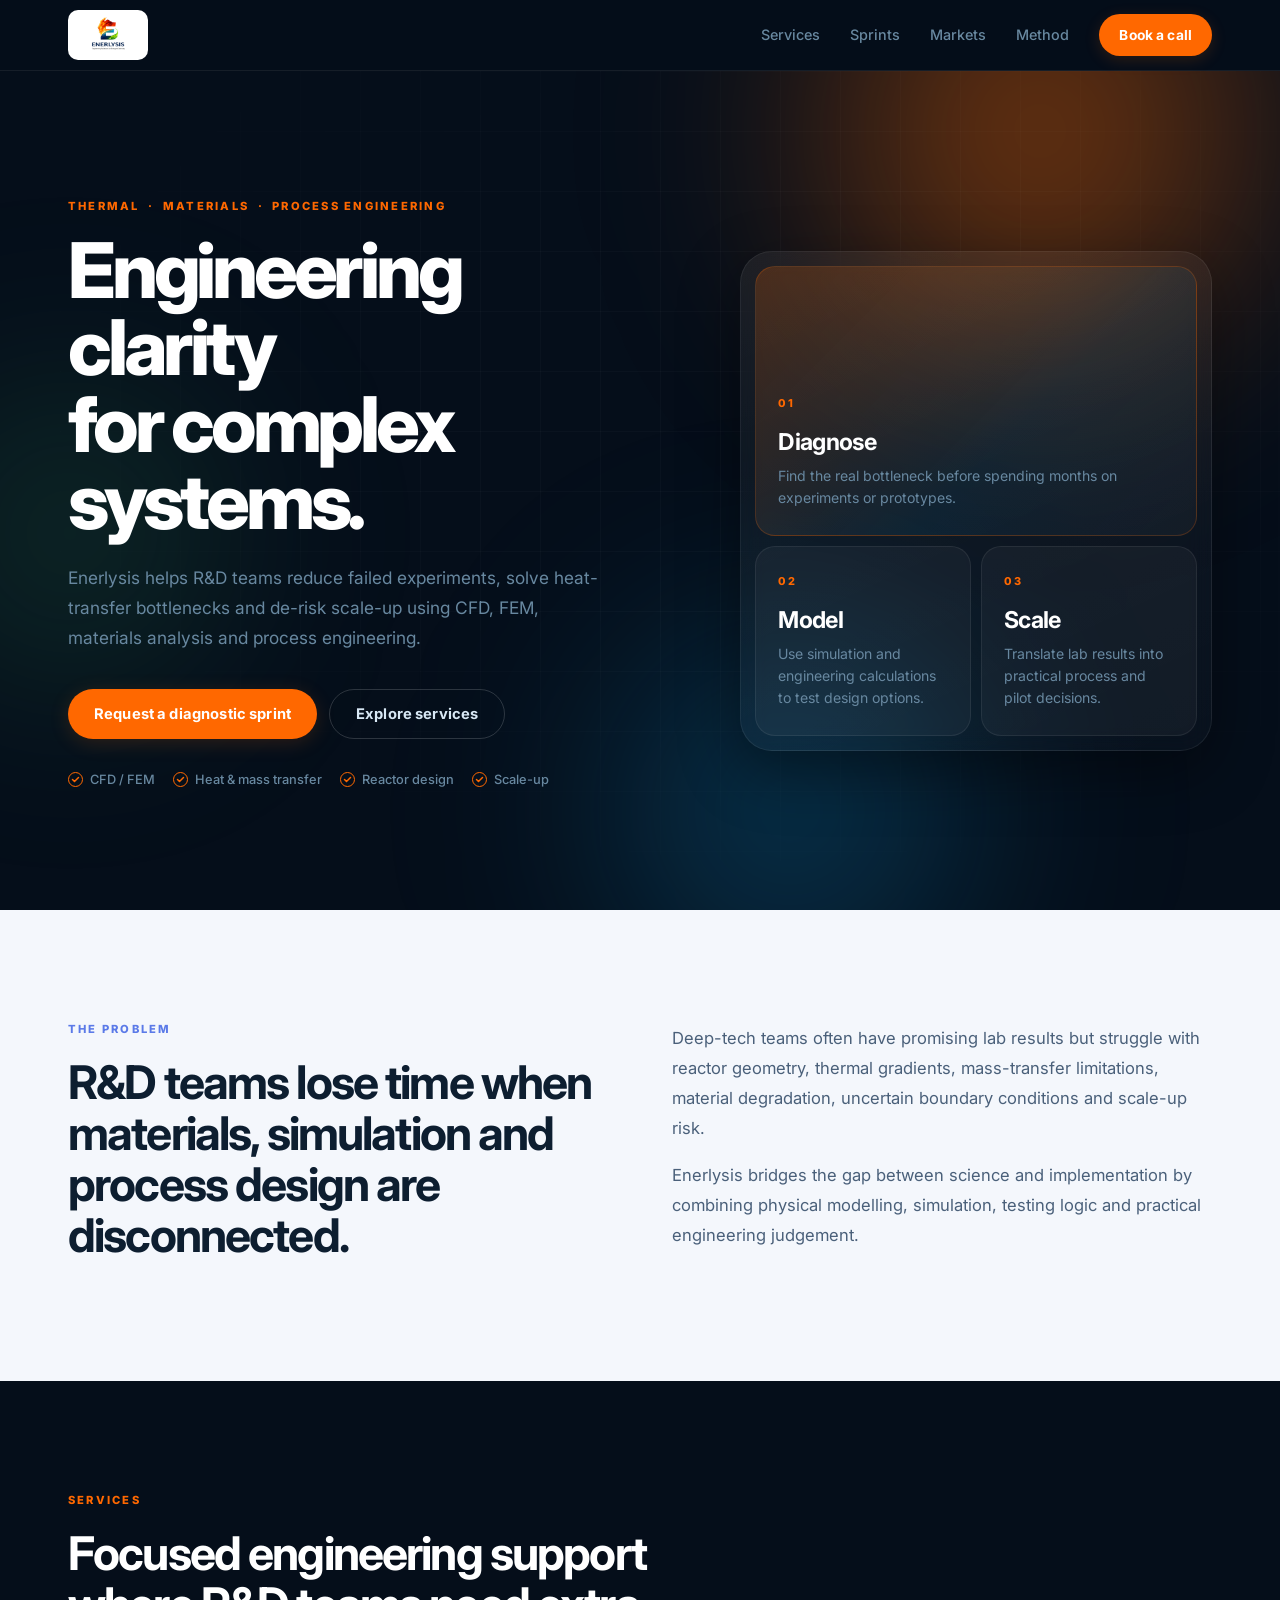
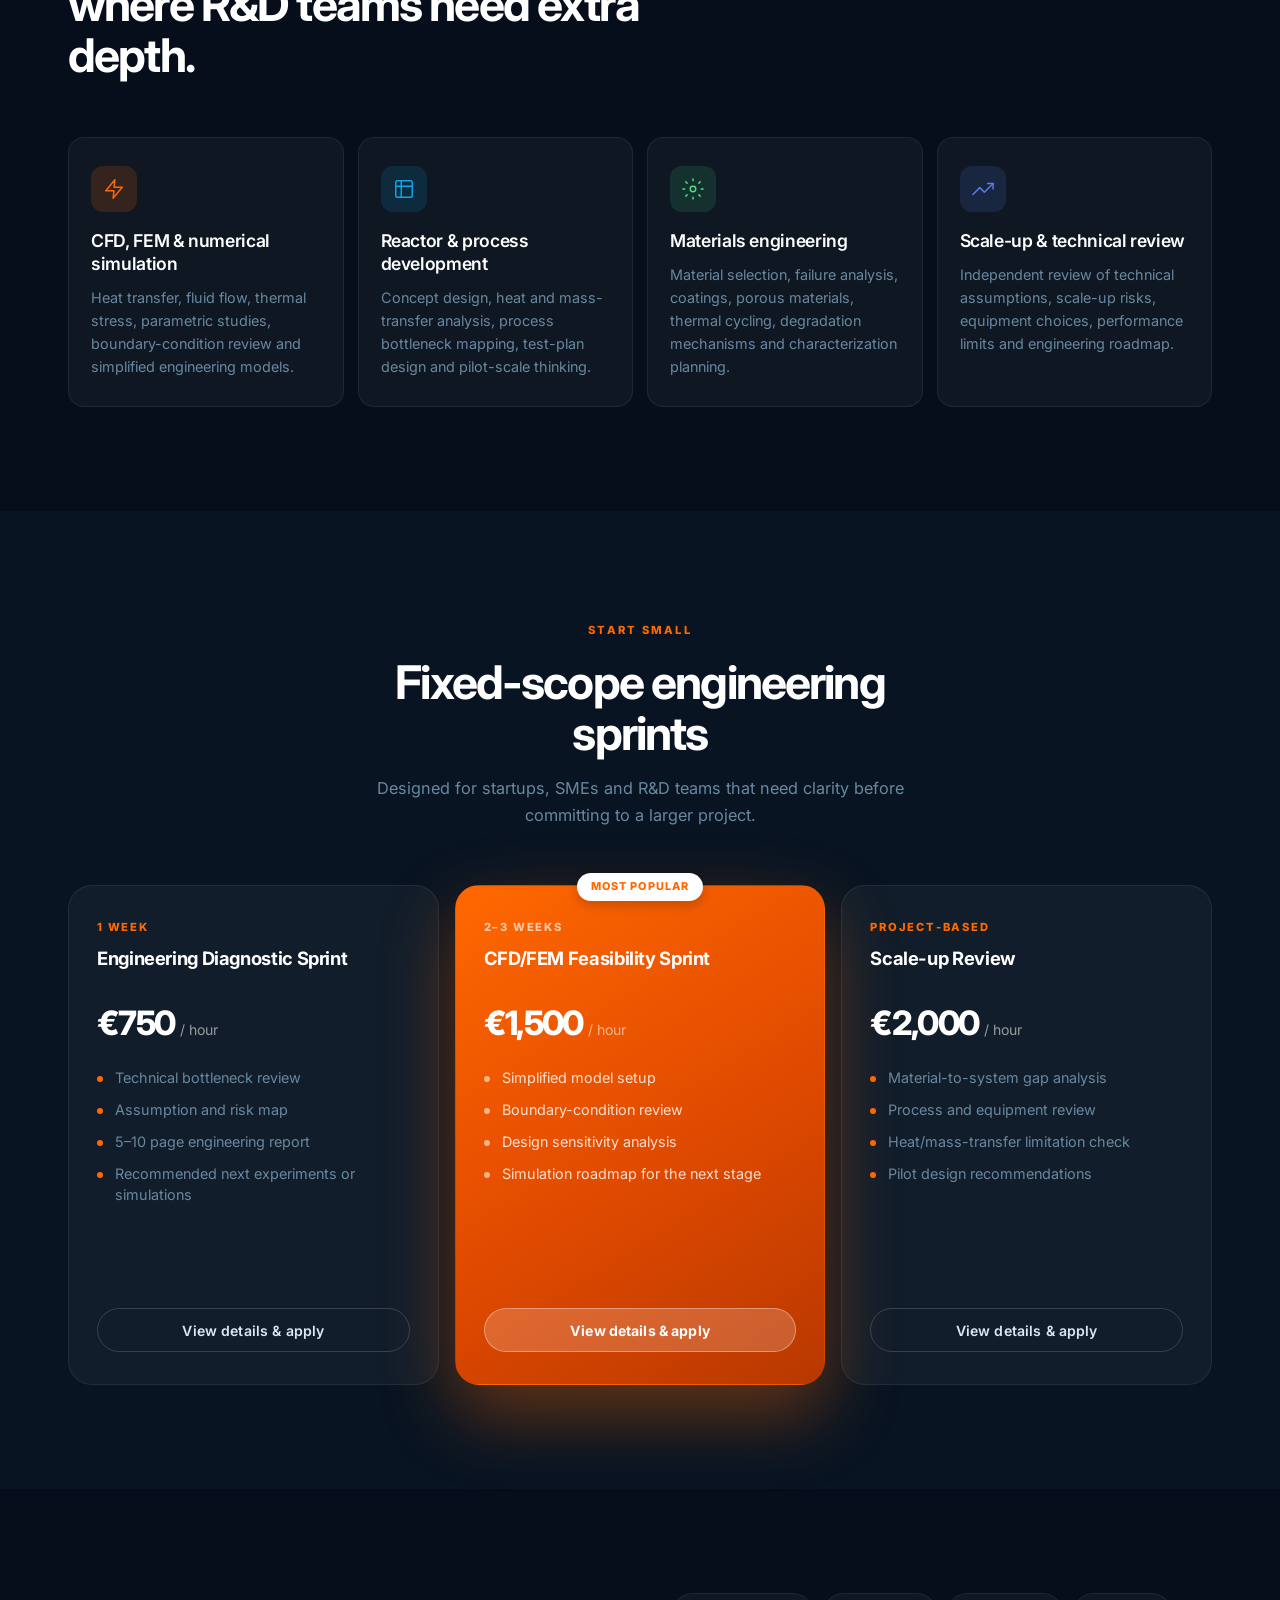
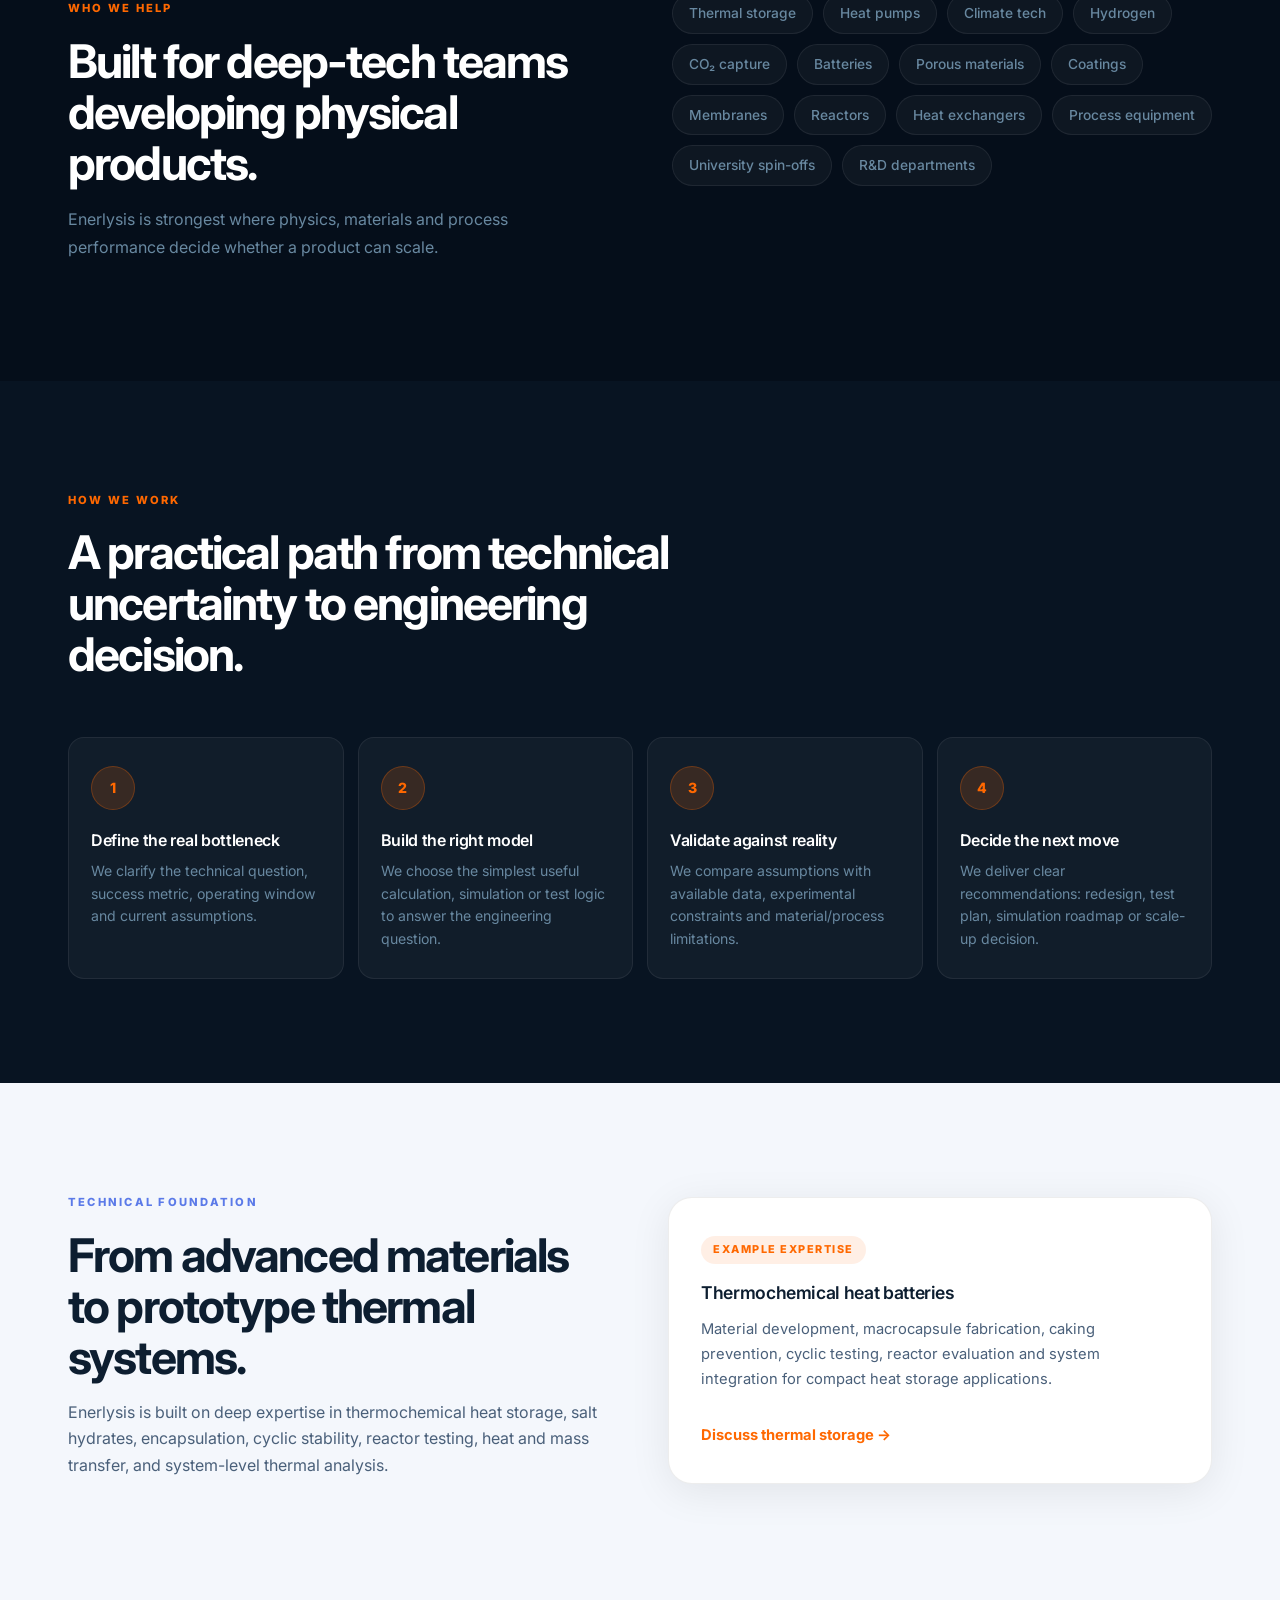
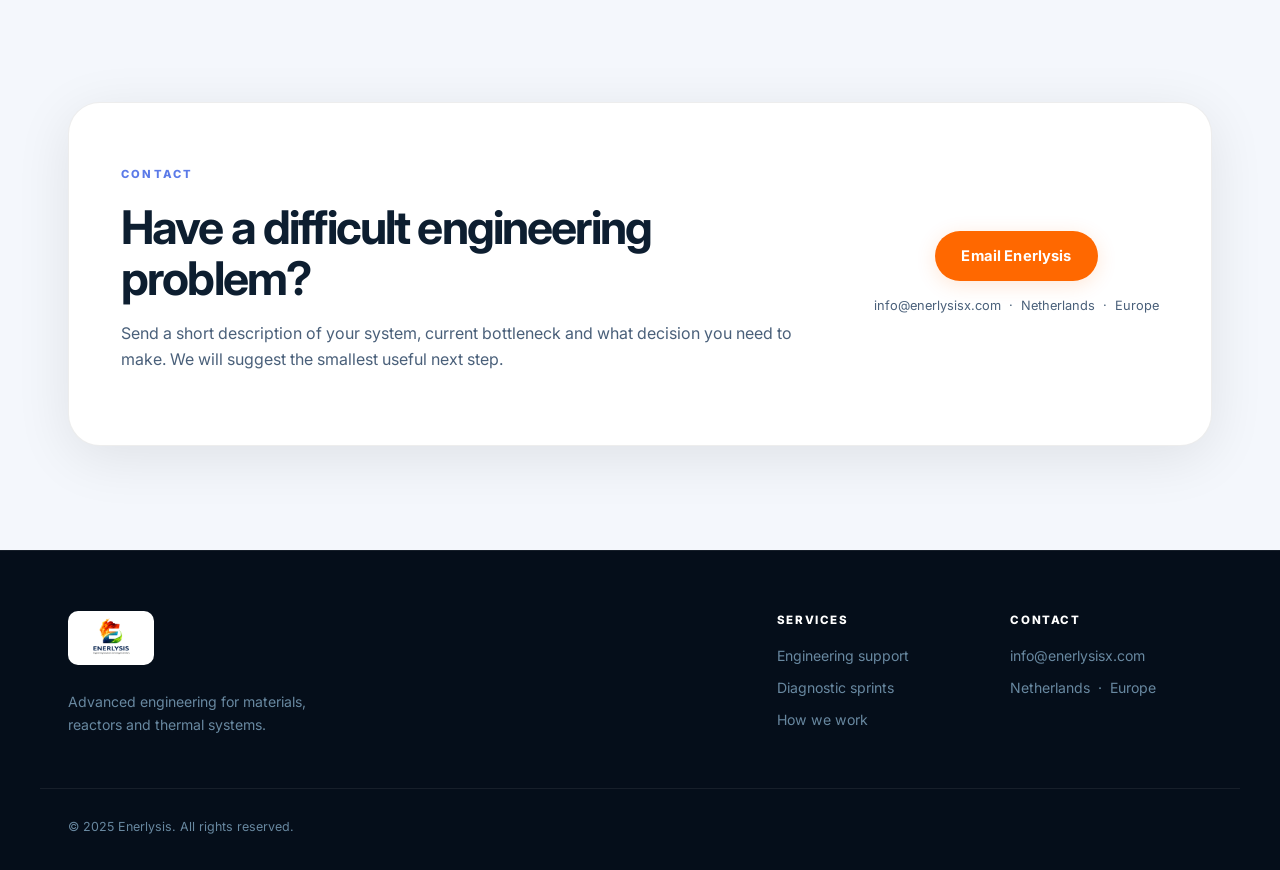
<file: index.html>
<!doctype html>
<html lang="en">
<head>
  <meta charset="utf-8" />
  <meta name="viewport" content="width=device-width, initial-scale=1" />
  <title>Enerlysis | Advanced Engineering for Materials, Reactors & Thermal Systems</title>
  <meta name="description" content="Enerlysis helps R&D teams and deep-tech companies solve heat transfer, reactor, materials and scale-up problems through CFD, FEM, testing and engineering analysis." />
  <meta name="keywords" content="Enerlysis, CFD, FEM, thermal engineering, reactor design, process engineering, materials engineering, scale-up, heat transfer, energy systems, Netherlands" />
  <meta property="og:title" content="Enerlysis | Advanced Engineering for Materials, Reactors & Thermal Systems" />
  <meta property="og:description" content="Engineering support for R&D teams developing materials, reactors, thermal systems and process technologies." />
  <meta property="og:type" content="website" />
  <meta property="og:url" content="https://enerlysis.nl/" />
  <link rel="canonical" href="https://enerlysis.nl/" />
  <link rel="preconnect" href="https://fonts.googleapis.com">
  <link rel="preconnect" href="https://fonts.gstatic.com" crossorigin>
  <link href="https://fonts.googleapis.com/css2?family=Inter:wght@300;400;500;600;700;800;900&display=swap" rel="stylesheet">
  <link rel="stylesheet" href="styles.css" />
</head>
<body>

  <header class="site-header">
    <nav class="nav container" aria-label="Main navigation">
      <a class="brand" href="#top" aria-label="Enerlysis home">
        <div class="brand-logo-wrap">
          <img src="logo.png" alt="Enerlysis" class="brand-logo">
        </div>
      </a>
      <button class="nav-toggle" aria-expanded="false" aria-controls="nav-links" aria-label="Toggle menu">
        <span></span><span></span><span></span>
      </button>
      <div class="nav-links" id="nav-links">
        <a href="#services">Services</a>
        <a href="#sprints">Sprints</a>
        <a href="#markets">Markets</a>
        <a href="#method">Method</a>
        <a class="nav-cta" href="mailto:info@enerlysisx.com?subject=Technical%20consultation%20request">Book a call</a>
      </div>
    </nav>
  </header>

  <main id="top">

    <!-- ===== HERO ===== -->
    <section class="hero section">
      <div class="hero-bg" aria-hidden="true">
        <div class="blob blob-fire"></div>
        <div class="blob blob-cosmic"></div>
        <div class="blob blob-nature"></div>
        <div class="hero-grid-lines"></div>
      </div>
      <div class="container hero-layout">
        <div class="hero-copy">
          <p class="eyebrow">Thermal &nbsp;·&nbsp; Materials &nbsp;·&nbsp; Process Engineering</p>
          <h1>Engineering clarity<br>for complex systems.</h1>
          <p class="lead">Enerlysis helps R&amp;D teams reduce failed experiments, solve heat-transfer bottlenecks and de-risk scale-up using CFD, FEM, materials analysis and process engineering.</p>
          <div class="hero-actions">
            <a class="button primary" href="mailto:info@enerlysisx.com?subject=Engineering%20Diagnostic%20Sprint">Request a diagnostic sprint</a>
            <a class="button ghost" href="#services">Explore services</a>
          </div>
          <div class="trust-strip">
            <div class="trust-item">
              <svg width="15" height="15" viewBox="0 0 15 15" fill="none" aria-hidden="true"><circle cx="7.5" cy="7.5" r="7" stroke="#FF6800"/><path d="M4.5 7.5l2 2 4-4" stroke="#FF6800" stroke-width="1.5" stroke-linecap="round" stroke-linejoin="round"/></svg>
              <span>CFD / FEM</span>
            </div>
            <div class="trust-item">
              <svg width="15" height="15" viewBox="0 0 15 15" fill="none" aria-hidden="true"><circle cx="7.5" cy="7.5" r="7" stroke="#FF6800"/><path d="M4.5 7.5l2 2 4-4" stroke="#FF6800" stroke-width="1.5" stroke-linecap="round" stroke-linejoin="round"/></svg>
              <span>Heat &amp; mass transfer</span>
            </div>
            <div class="trust-item">
              <svg width="15" height="15" viewBox="0 0 15 15" fill="none" aria-hidden="true"><circle cx="7.5" cy="7.5" r="7" stroke="#FF6800"/><path d="M4.5 7.5l2 2 4-4" stroke="#FF6800" stroke-width="1.5" stroke-linecap="round" stroke-linejoin="round"/></svg>
              <span>Reactor design</span>
            </div>
            <div class="trust-item">
              <svg width="15" height="15" viewBox="0 0 15 15" fill="none" aria-hidden="true"><circle cx="7.5" cy="7.5" r="7" stroke="#FF6800"/><path d="M4.5 7.5l2 2 4-4" stroke="#FF6800" stroke-width="1.5" stroke-linecap="round" stroke-linejoin="round"/></svg>
              <span>Scale-up</span>
            </div>
          </div>
        </div>
        <div class="hero-panel" aria-label="Enerlysis approach">
          <div class="panel-card large">
            <span class="panel-num">01</span>
            <h3>Diagnose</h3>
            <p>Find the real bottleneck before spending months on experiments or prototypes.</p>
          </div>
          <div class="panel-row">
            <div class="panel-card">
              <span class="panel-num">02</span>
              <h3>Model</h3>
              <p>Use simulation and engineering calculations to test design options.</p>
            </div>
            <div class="panel-card">
              <span class="panel-num">03</span>
              <h3>Scale</h3>
              <p>Translate lab results into practical process and pilot decisions.</p>
            </div>
          </div>
        </div>
      </div>
    </section>

    <!-- ===== PROBLEM ===== -->
    <section class="section problem">
      <div class="container two-col">
        <div>
          <p class="eyebrow eyebrow-ink">The problem</p>
          <h2 class="ink-heading">R&D teams lose time when materials, simulation and process design are disconnected.</h2>
        </div>
        <div class="rich-text">
          <p class="ink-muted">Deep-tech teams often have promising lab results but struggle with reactor geometry, thermal gradients, mass-transfer limitations, material degradation, uncertain boundary conditions and scale-up risk.</p>
          <p class="ink-muted">Enerlysis bridges the gap between science and implementation by combining physical modelling, simulation, testing logic and practical engineering judgement.</p>
        </div>
      </div>
    </section>

    <!-- ===== SERVICES ===== -->
    <section class="section" id="services">
      <div class="container">
        <div class="section-head">
          <p class="eyebrow">Services</p>
          <h2>Focused engineering support where R&amp;D teams need extra depth.</h2>
        </div>
        <div class="service-grid">

          <article class="service-card">
            <div class="service-icon fire-icon" aria-hidden="true">
              <svg width="22" height="22" viewBox="0 0 24 24" fill="none" stroke="currentColor" stroke-width="1.6" stroke-linecap="round" stroke-linejoin="round"><path d="M13 2L3 14h9l-1 8 10-12h-9l1-8z"/></svg>
            </div>
            <h3>CFD, FEM &amp; numerical simulation</h3>
            <p>Heat transfer, fluid flow, thermal stress, parametric studies, boundary-condition review and simplified engineering models.</p>
          </article>

          <article class="service-card">
            <div class="service-icon cosmic-icon" aria-hidden="true">
              <svg width="22" height="22" viewBox="0 0 24 24" fill="none" stroke="currentColor" stroke-width="1.6" stroke-linecap="round" stroke-linejoin="round"><path d="M9 3H5a2 2 0 00-2 2v4m6-6h10a2 2 0 012 2v4M9 3v18m0 0h10a2 2 0 002-2V9M9 21H5a2 2 0 01-2-2V9m0 0h18"/></svg>
            </div>
            <h3>Reactor &amp; process development</h3>
            <p>Concept design, heat and mass-transfer analysis, process bottleneck mapping, test-plan design and pilot-scale thinking.</p>
          </article>

          <article class="service-card">
            <div class="service-icon nature-icon" aria-hidden="true">
              <svg width="22" height="22" viewBox="0 0 24 24" fill="none" stroke="currentColor" stroke-width="1.6" stroke-linecap="round" stroke-linejoin="round"><circle cx="12" cy="12" r="3"/><path d="M12 1v2M12 21v2M4.22 4.22l1.42 1.42M18.36 18.36l1.42 1.42M1 12h2M21 12h2M4.22 19.78l1.42-1.42M18.36 5.64l1.42-1.42"/></svg>
            </div>
            <h3>Materials engineering</h3>
            <p>Material selection, failure analysis, coatings, porous materials, thermal cycling, degradation mechanisms and characterization planning.</p>
          </article>

          <article class="service-card">
            <div class="service-icon navy-icon" aria-hidden="true">
              <svg width="22" height="22" viewBox="0 0 24 24" fill="none" stroke="currentColor" stroke-width="1.6" stroke-linecap="round" stroke-linejoin="round"><polyline points="23 6 13.5 15.5 8.5 10.5 1 18"/><polyline points="17 6 23 6 23 12"/></svg>
            </div>
            <h3>Scale-up &amp; technical review</h3>
            <p>Independent review of technical assumptions, scale-up risks, equipment choices, performance limits and engineering roadmap.</p>
          </article>

        </div>
      </div>
    </section>

    <!-- ===== SPRINTS / PRICING ===== -->
    <section class="section alt" id="sprints">
      <div class="container">
        <div class="section-head narrow">
          <p class="eyebrow">Start small</p>
          <h2>Fixed-scope engineering sprints</h2>
          <p class="section-sub">Designed for startups, SMEs and R&amp;D teams that need clarity before committing to a larger project.</p>
        </div>
        <div class="pricing-grid">

          <article class="price-card">
            <p class="price-timeline">1 week</p>
            <h3>Engineering Diagnostic Sprint</h3>
            <p class="price-amount">€750 <span>/ hour</span></p>
            <ul class="price-list">
              <li>Technical bottleneck review</li>
              <li>Assumption and risk map</li>
              <li>5–10 page engineering report</li>
              <li>Recommended next experiments or simulations</li>
            </ul>
            <a href="sprint-diagnostic.html" class="button outline-btn">View details &amp; apply</a>
          </article>

          <article class="price-card featured">
            <div class="featured-badge">Most popular</div>
            <p class="price-timeline">2–3 weeks</p>
            <h3>CFD/FEM Feasibility Sprint</h3>
            <p class="price-amount">€1,500 <span>/ hour</span></p>
            <ul class="price-list">
              <li>Simplified model setup</li>
              <li>Boundary-condition review</li>
              <li>Design sensitivity analysis</li>
              <li>Simulation roadmap for the next stage</li>
            </ul>
            <a href="sprint-cfd-fem.html" class="button white-btn">View details &amp; apply</a>
          </article>

          <article class="price-card">
            <p class="price-timeline">Project-based</p>
            <h3>Scale-up Review</h3>
            <p class="price-amount">€2,000 <span>/ hour</span></p>
            <ul class="price-list">
              <li>Material-to-system gap analysis</li>
              <li>Process and equipment review</li>
              <li>Heat/mass-transfer limitation check</li>
              <li>Pilot design recommendations</li>
            </ul>
            <a href="sprint-scaleup.html" class="button outline-btn">View details &amp; apply</a>
          </article>

        </div>
      </div>
    </section>

    <!-- ===== MARKETS ===== -->
    <section class="section" id="markets">
      <div class="container two-col align-start">
        <div>
          <p class="eyebrow">Who we help</p>
          <h2>Built for deep-tech teams developing physical products.</h2>
          <p class="lead small-lead">Enerlysis is strongest where physics, materials and process performance decide whether a product can scale.</p>
        </div>
        <div class="tag-cloud" aria-label="Target markets">
          <span>Thermal storage</span>
          <span>Heat pumps</span>
          <span>Climate tech</span>
          <span>Hydrogen</span>
          <span>CO₂ capture</span>
          <span>Batteries</span>
          <span>Porous materials</span>
          <span>Coatings</span>
          <span>Membranes</span>
          <span>Reactors</span>
          <span>Heat exchangers</span>
          <span>Process equipment</span>
          <span>University spin-offs</span>
          <span>R&amp;D departments</span>
        </div>
      </div>
    </section>

    <!-- ===== METHOD ===== -->
    <section class="section alt" id="method">
      <div class="container">
        <div class="section-head">
          <p class="eyebrow">How we work</p>
          <h2>A practical path from technical uncertainty to engineering decision.</h2>
        </div>
        <div class="steps-grid">
          <div class="step">
            <div class="step-num-circle"><span>1</span></div>
            <h3>Define the real bottleneck</h3>
            <p>We clarify the technical question, success metric, operating window and current assumptions.</p>
          </div>
          <div class="step">
            <div class="step-num-circle"><span>2</span></div>
            <h3>Build the right model</h3>
            <p>We choose the simplest useful calculation, simulation or test logic to answer the engineering question.</p>
          </div>
          <div class="step">
            <div class="step-num-circle"><span>3</span></div>
            <h3>Validate against reality</h3>
            <p>We compare assumptions with available data, experimental constraints and material/process limitations.</p>
          </div>
          <div class="step">
            <div class="step-num-circle"><span>4</span></div>
            <h3>Decide the next move</h3>
            <p>We deliver clear recommendations: redesign, test plan, simulation roadmap or scale-up decision.</p>
          </div>
        </div>
      </div>
    </section>

    <!-- ===== TECHNICAL FOUNDATION ===== -->
    <section class="section case-study">
      <div class="container case-layout">
        <div>
          <p class="eyebrow eyebrow-ink">Technical foundation</p>
          <h2 class="ink-heading">From advanced materials to prototype thermal systems.</h2>
          <p class="ink-muted">Enerlysis is built on deep expertise in thermochemical heat storage, salt hydrates, encapsulation, cyclic stability, reactor testing, heat and mass transfer, and system-level thermal analysis.</p>
        </div>
        <div class="case-card">
          <div class="case-tag">Example expertise</div>
          <h3 class="ink-heading">Thermochemical heat batteries</h3>
          <p class="ink-muted">Material development, macrocapsule fabrication, caking prevention, cyclic testing, reactor evaluation and system integration for compact heat storage applications.</p>
          <a href="mailto:info@enerlysisx.com?subject=Thermal%20energy%20storage%20discussion" class="case-link">Discuss thermal storage →</a>
        </div>
      </div>
    </section>

    <!-- ===== CONTACT ===== -->
    <section class="section contact-section" id="contact">
      <div class="container">
        <div class="contact-box">
          <div>
            <p class="eyebrow eyebrow-ink">Contact</p>
            <h2 class="ink-heading">Have a difficult engineering problem?</h2>
            <p class="ink-muted">Send a short description of your system, current bottleneck and what decision you need to make. We will suggest the smallest useful next step.</p>
          </div>
          <div class="contact-cta">
            <a class="button primary" href="mailto:info@enerlysisx.com?subject=Technical%20consultation%20request&body=Hi%20Enerlysis%2C%0A%0AWe%20are%20working%20on%3A%0AOur%20main%20technical%20bottleneck%20is%3A%0AWe%20need%20to%20decide%3A%0A%0ABest%2C">Email Enerlysis</a>
            <p class="microcopy">info@enerlysisx.com &nbsp;·&nbsp; Netherlands &nbsp;·&nbsp; Europe</p>
          </div>
        </div>
      </div>
    </section>

  </main>

  <!-- ===== FOOTER ===== -->
  <footer class="footer">
    <div class="container footer-top">
      <div class="footer-brand-col">
        <a href="#top" aria-label="Enerlysis home">
          <div class="footer-logo-wrap">
            <img src="logo.png" alt="Enerlysis" class="footer-logo">
          </div>
        </a>
        <p>Advanced engineering for materials,<br>reactors and thermal systems.</p>
      </div>
      <div class="footer-nav">
        <div>
          <p class="footer-title">Services</p>
          <a href="#services">Engineering support</a>
          <a href="#sprints">Diagnostic sprints</a>
          <a href="#method">How we work</a>
        </div>
        <div>
          <p class="footer-title">Contact</p>
          <a href="mailto:info@enerlysisx.com">info@enerlysisx.com</a>
          <span>Netherlands &nbsp;·&nbsp; Europe</span>
        </div>
      </div>
    </div>
    <div class="container footer-bottom">
      <span>© 2025 Enerlysis. All rights reserved.</span>
    </div>
  </footer>

  <script src="script.js"></script>
</body>
</html>
</file>
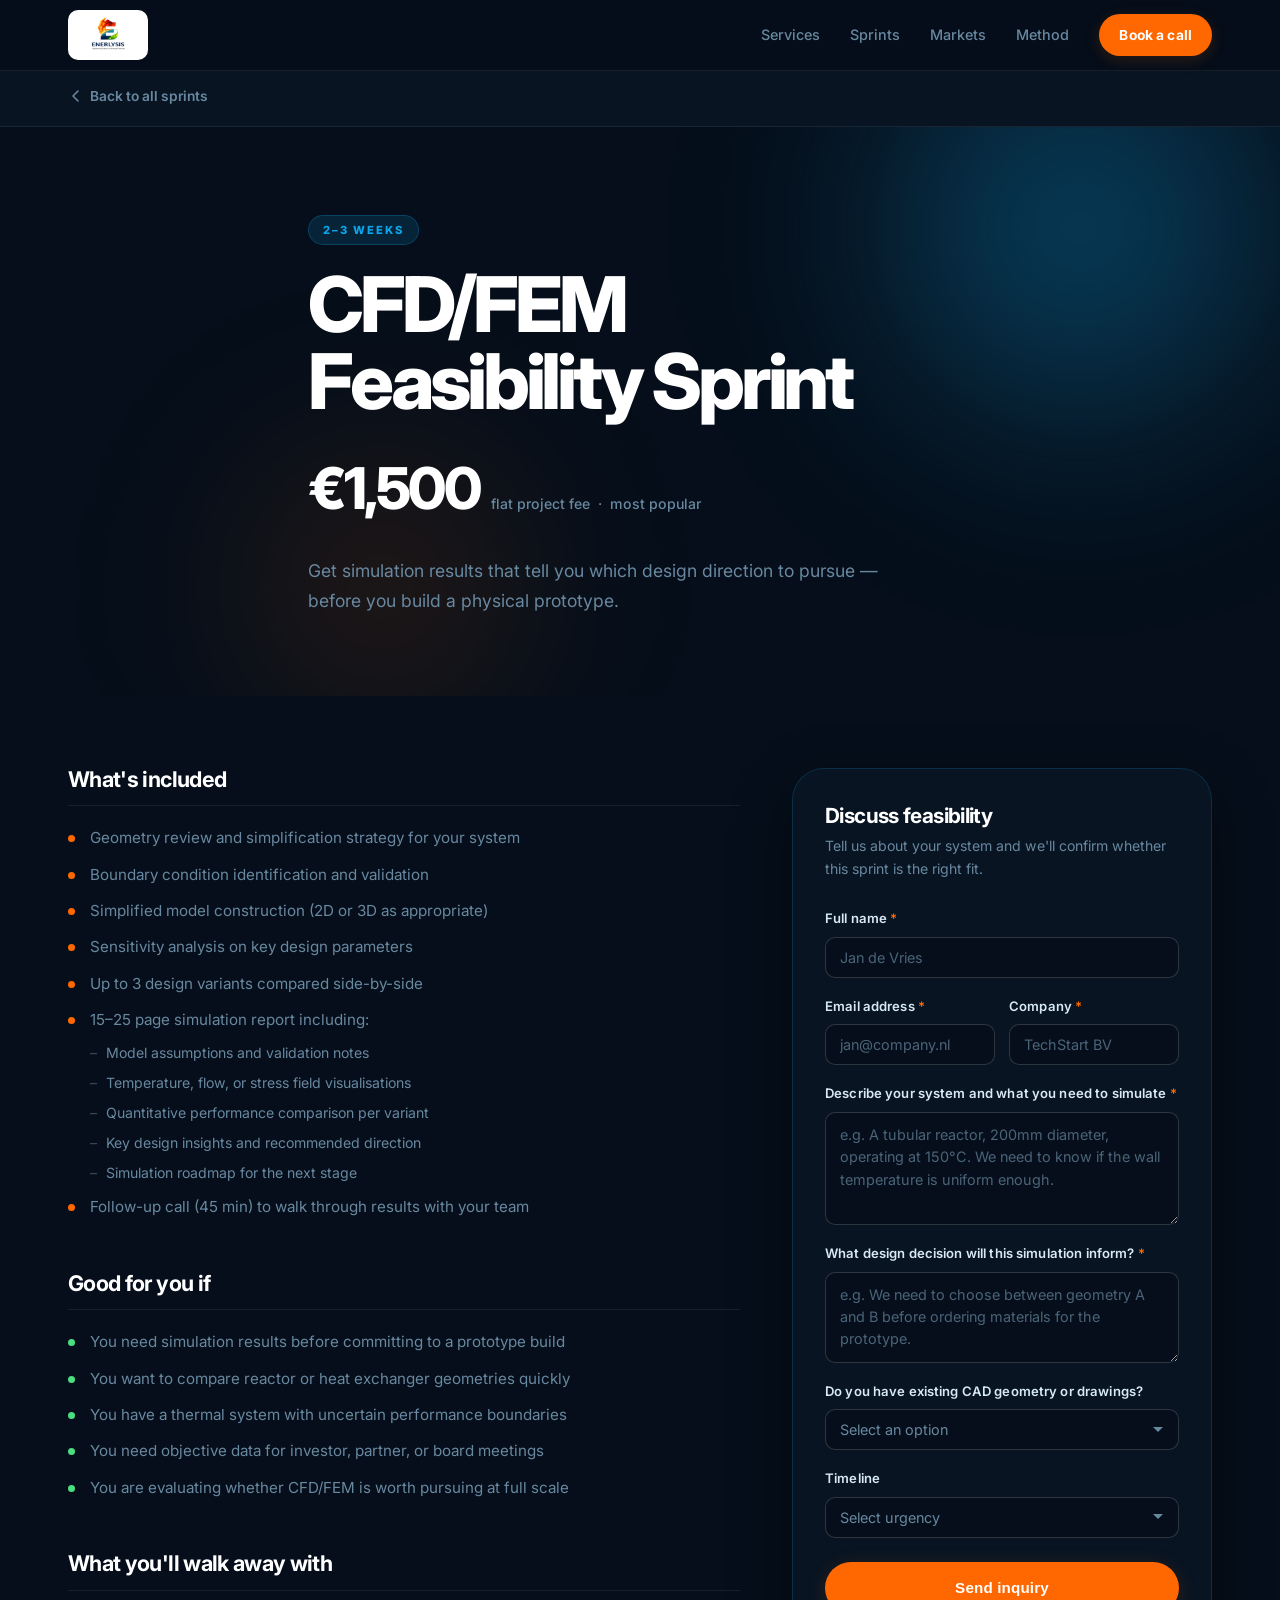
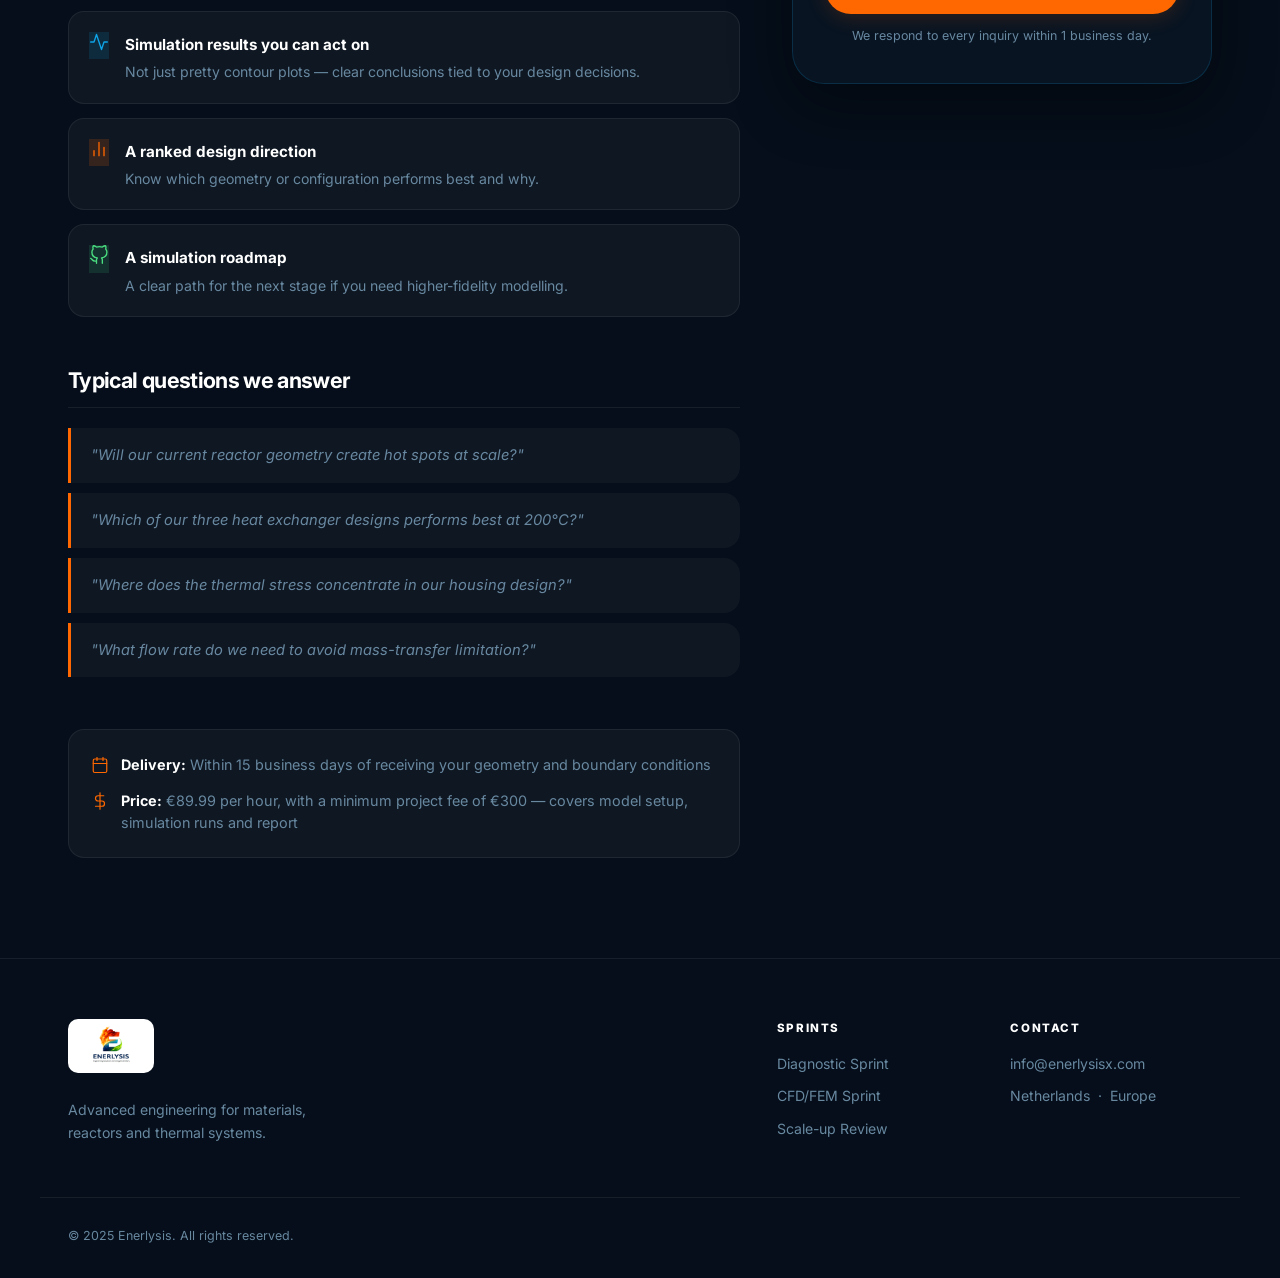
<file: sprint-cfd-fem.html>
<!doctype html>
<html lang="en">
<head>
  <meta charset="utf-8" />
  <meta name="viewport" content="width=device-width, initial-scale=1" />
  <title>CFD/FEM Feasibility Sprint | Enerlysis</title>
<meta name="description" content="Evaluate your design before building a prototype with a 2–3 week CFD/FEM simulation sprint. Rates start from €89.99 per hour." />
  <link rel="canonical" href="https://enerlysis.nl/sprint-cfd-fem.html" />
  <link rel="preconnect" href="https://fonts.googleapis.com">
  <link rel="preconnect" href="https://fonts.gstatic.com" crossorigin>
  <link href="https://fonts.googleapis.com/css2?family=Inter:wght@300;400;500;600;700;800;900&display=swap" rel="stylesheet">
  <link rel="stylesheet" href="styles.css" />
</head>
<body>

  <header class="site-header">
    <nav class="nav container" aria-label="Main navigation">
      <a class="brand" href="index.html" aria-label="Enerlysis home">
        <div class="brand-logo-wrap">
          <img src="logo.png" alt="Enerlysis" class="brand-logo">
        </div>
      </a>
      <button class="nav-toggle" aria-expanded="false" aria-controls="nav-links" aria-label="Toggle menu">
        <span></span><span></span><span></span>
      </button>
      <div class="nav-links" id="nav-links">
        <a href="index.html#services">Services</a>
        <a href="index.html#sprints">Sprints</a>
        <a href="index.html#markets">Markets</a>
        <a href="index.html#method">Method</a>
        <a class="nav-cta" href="index.html#contact">Book a call</a>
      </div>
    </nav>
  </header>

  <main>

    <div class="back-bar">
      <div class="container">
        <a href="index.html#sprints" class="back-link">
          <svg width="16" height="16" viewBox="0 0 16 16" fill="none" aria-hidden="true"><path d="M10 3L5 8l5 5" stroke="currentColor" stroke-width="1.6" stroke-linecap="round" stroke-linejoin="round"/></svg>
          Back to all sprints
        </a>
      </div>
    </div>

    <section class="sprint-hero sprint-hero--cosmic">
      <div class="sprint-hero-bg" aria-hidden="true">
        <div class="sh-blob sh-cosmic-main"></div>
        <div class="sh-blob sh-fire-soft"></div>
      </div>
      <div class="container sprint-hero-inner">
        <div class="sprint-badge sprint-badge--cosmic">2–3 weeks</div>
        <h1>CFD/FEM<br>Feasibility Sprint</h1>
        <div class="sprint-price-row">
          <span class="sprint-price">€1,500</span>
          <span class="sprint-price-note">flat project fee &nbsp;·&nbsp; most popular</span>
        </div>
        <p class="sprint-hero-sub">Get simulation results that tell you which design direction to pursue — before you build a physical prototype.</p>
      </div>
    </section>

    <section class="sprint-body">
      <div class="container sprint-layout">

        <div class="sprint-detail-col">

          <div class="detail-block">
            <h2>What's included</h2>
            <ul class="detail-list">
              <li>Geometry review and simplification strategy for your system</li>
              <li>Boundary condition identification and validation</li>
              <li>Simplified model construction (2D or 3D as appropriate)</li>
              <li>Sensitivity analysis on key design parameters</li>
              <li>Up to 3 design variants compared side-by-side</li>
              <li>15–25 page simulation report including:
                <ul class="detail-sub">
                  <li>Model assumptions and validation notes</li>
                  <li>Temperature, flow, or stress field visualisations</li>
                  <li>Quantitative performance comparison per variant</li>
                  <li>Key design insights and recommended direction</li>
                  <li>Simulation roadmap for the next stage</li>
                </ul>
              </li>
              <li>Follow-up call (45 min) to walk through results with your team</li>
            </ul>
          </div>

          <div class="detail-block">
            <h2>Good for you if</h2>
            <ul class="detail-list check-list">
              <li>You need simulation results before committing to a prototype build</li>
              <li>You want to compare reactor or heat exchanger geometries quickly</li>
              <li>You have a thermal system with uncertain performance boundaries</li>
              <li>You need objective data for investor, partner, or board meetings</li>
              <li>You are evaluating whether CFD/FEM is worth pursuing at full scale</li>
            </ul>
          </div>

          <div class="detail-block">
            <h2>What you'll walk away with</h2>
            <div class="outcome-cards">
              <div class="outcome-card">
                <div class="outcome-icon cosmic-icon">
                  <svg width="20" height="20" viewBox="0 0 24 24" fill="none" stroke="currentColor" stroke-width="1.6" stroke-linecap="round" stroke-linejoin="round"><polyline points="22 12 18 12 15 21 9 3 6 12 2 12"/></svg>
                </div>
                <div>
                  <strong>Simulation results you can act on</strong>
                  <p>Not just pretty contour plots — clear conclusions tied to your design decisions.</p>
                </div>
              </div>
              <div class="outcome-card">
                <div class="outcome-icon fire-icon">
                  <svg width="20" height="20" viewBox="0 0 24 24" fill="none" stroke="currentColor" stroke-width="1.6" stroke-linecap="round" stroke-linejoin="round"><path d="M18 20V10M12 20V4M6 20v-6"/></svg>
                </div>
                <div>
                  <strong>A ranked design direction</strong>
                  <p>Know which geometry or configuration performs best and why.</p>
                </div>
              </div>
              <div class="outcome-card">
                <div class="outcome-icon nature-icon">
                  <svg width="20" height="20" viewBox="0 0 24 24" fill="none" stroke="currentColor" stroke-width="1.6" stroke-linecap="round" stroke-linejoin="round"><path d="M9 19c-5 1.5-5-2.5-7-3m14 6v-3.87a3.37 3.37 0 00-.94-2.61c3.14-.35 6.44-1.54 6.44-7A5.44 5.44 0 0020 4.77 5.07 5.07 0 0019.91 1S18.73.65 16 2.48a13.38 13.38 0 00-7 0C6.27.65 5.09 1 5.09 1A5.07 5.07 0 005 4.77a5.44 5.44 0 00-1.5 3.78c0 5.42 3.3 6.61 6.44 7A3.37 3.37 0 009 18.13V22"/></svg>
                </div>
                <div>
                  <strong>A simulation roadmap</strong>
                  <p>A clear path for the next stage if you need higher-fidelity modelling.</p>
                </div>
              </div>
            </div>
          </div>

          <div class="detail-block">
            <h2>Typical questions we answer</h2>
            <div class="quote-list">
              <blockquote>"Will our current reactor geometry create hot spots at scale?"</blockquote>
              <blockquote>"Which of our three heat exchanger designs performs best at 200°C?"</blockquote>
              <blockquote>"Where does the thermal stress concentrate in our housing design?"</blockquote>
              <blockquote>"What flow rate do we need to avoid mass-transfer limitation?"</blockquote>
            </div>
          </div>

          <div class="detail-meta">
            <div class="meta-item">
              <svg width="18" height="18" viewBox="0 0 24 24" fill="none" stroke="currentColor" stroke-width="1.6" stroke-linecap="round" stroke-linejoin="round" aria-hidden="true"><rect x="3" y="4" width="18" height="18" rx="2" ry="2"/><line x1="16" y1="2" x2="16" y2="6"/><line x1="8" y1="2" x2="8" y2="6"/><line x1="3" y1="10" x2="21" y2="10"/></svg>
              <span><strong>Delivery:</strong> Within 15 business days of receiving your geometry and boundary conditions</span>
            </div>
            <div class="meta-item">
              <svg width="18" height="18" viewBox="0 0 24 24" fill="none" stroke="currentColor" stroke-width="1.6" stroke-linecap="round" stroke-linejoin="round" aria-hidden="true"><line x1="12" y1="1" x2="12" y2="23"/><path d="M17 5H9.5a3.5 3.5 0 000 7h5a3.5 3.5 0 010 7H6"/></svg>
              <span><strong>Price:</strong> €89.99 per hour, with a minimum project fee of €300 — covers model setup, simulation runs and report</span>
            </div>
          </div>

        </div>

        <aside class="sprint-form-col">
          <div class="form-card form-card--cosmic" id="form-anchor">
            <div class="form-card-head">
              <h2>Discuss feasibility</h2>
              <p>Tell us about your system and we'll confirm whether this sprint is the right fit.</p>
            </div>

            <form id="sprint-form" novalidate>
              <input type="hidden" name="access_key" value="">
              <input type="hidden" name="subject" value="Sprint Inquiry: CFD/FEM Feasibility Sprint — Enerlysis">
              <input type="hidden" name="sprint" value="CFD/FEM Feasibility Sprint (€1,500)">
              <input type="hidden" name="botcheck" value="" style="display:none">

              <div class="form-group">
                <label for="name">Full name <span class="req">*</span></label>
                <input type="text" id="name" name="name" required autocomplete="name" placeholder="Jan de Vries">
              </div>

              <div class="form-row">
                <div class="form-group">
                  <label for="email">Email address <span class="req">*</span></label>
                  <input type="email" id="email" name="email" required autocomplete="email" placeholder="jan@company.nl">
                </div>
                <div class="form-group">
                  <label for="company">Company <span class="req">*</span></label>
                  <input type="text" id="company" name="company" required autocomplete="organization" placeholder="TechStart BV">
                </div>
              </div>

              <div class="form-group">
                <label for="challenge">Describe your system and what you need to simulate <span class="req">*</span></label>
                <textarea id="challenge" name="challenge" rows="4" required placeholder="e.g. A tubular reactor, 200mm diameter, operating at 150°C. We need to know if the wall temperature is uniform enough."></textarea>
              </div>

              <div class="form-group">
                <label for="decision">What design decision will this simulation inform? <span class="req">*</span></label>
                <textarea id="decision" name="decision" rows="3" required placeholder="e.g. We need to choose between geometry A and B before ordering materials for the prototype."></textarea>
              </div>

              <div class="form-group">
                <label for="geometry">Do you have existing CAD geometry or drawings?</label>
                <select id="geometry" name="geometry">
                  <option value="">Select an option</option>
                  <option value="Yes, CAD files ready">Yes — CAD files ready to share</option>
                  <option value="Drawings only">Drawings or sketches only</option>
                  <option value="Concept stage">Concept stage, no geometry yet</option>
                </select>
              </div>

              <div class="form-group">
                <label for="timeline">Timeline</label>
                <select id="timeline" name="timeline">
                  <option value="">Select urgency</option>
                  <option value="ASAP">As soon as possible</option>
                  <option value="Within 1 month">Within 1 month</option>
                  <option value="1–3 months">1–3 months</option>
                  <option value="Just exploring">Just exploring options</option>
                </select>
              </div>

              <button type="submit" id="submit-btn" class="button primary form-submit-btn form-submit-btn--cosmic">Send inquiry</button>

              <p class="form-note">We respond to every inquiry within 1 business day.</p>
            </form>

            <div id="form-success" class="form-success" style="display:none">
              <div class="success-icon-wrap">
                <svg width="48" height="48" viewBox="0 0 48 48" fill="none" aria-hidden="true">
                  <circle cx="24" cy="24" r="24" fill="rgba(74,222,128,0.12)"/>
                  <path d="M14 24l8 8 12-14" stroke="#4ADE80" stroke-width="2.5" stroke-linecap="round" stroke-linejoin="round"/>
                </svg>
              </div>
              <h3>Message received!</h3>
              <p>Thank you for reaching out. We'll review your project and respond within 1 business day.</p>
              <p class="form-note">In the meantime, feel free to read more about <a href="index.html#method">how we work</a>.</p>
            </div>

            <div id="form-error" class="form-error" style="display:none">
              <p>Something went wrong sending your message. Please email us directly at <a href="mailto:info@enerlysisx.com">info@enerlysisx.com</a></p>
            </div>
          </div>
        </aside>

      </div>
    </section>

  </main>

  <footer class="footer">
    <div class="container footer-top">
      <div class="footer-brand-col">
        <a href="index.html" aria-label="Enerlysis home">
          <div class="footer-logo-wrap">
            <img src="logo.png" alt="Enerlysis" class="footer-logo">
          </div>
        </a>
        <p>Advanced engineering for materials,<br>reactors and thermal systems.</p>
      </div>
      <div class="footer-nav">
        <div>
          <p class="footer-title">Sprints</p>
          <a href="sprint-diagnostic.html">Diagnostic Sprint</a>
          <a href="sprint-cfd-fem.html">CFD/FEM Sprint</a>
          <a href="sprint-scaleup.html">Scale-up Review</a>
        </div>
        <div>
          <p class="footer-title">Contact</p>
          <a href="mailto:info@enerlysisx.com">info@enerlysisx.com</a>
          <span>Netherlands &nbsp;·&nbsp; Europe</span>
        </div>
      </div>
    </div>
    <div class="container footer-bottom">
      <span>© 2025 Enerlysis. All rights reserved.</span>
    </div>
  </footer>

  <script src="script.js"></script>
  <script src="form.js"></script>
</body>
</html>
</file>
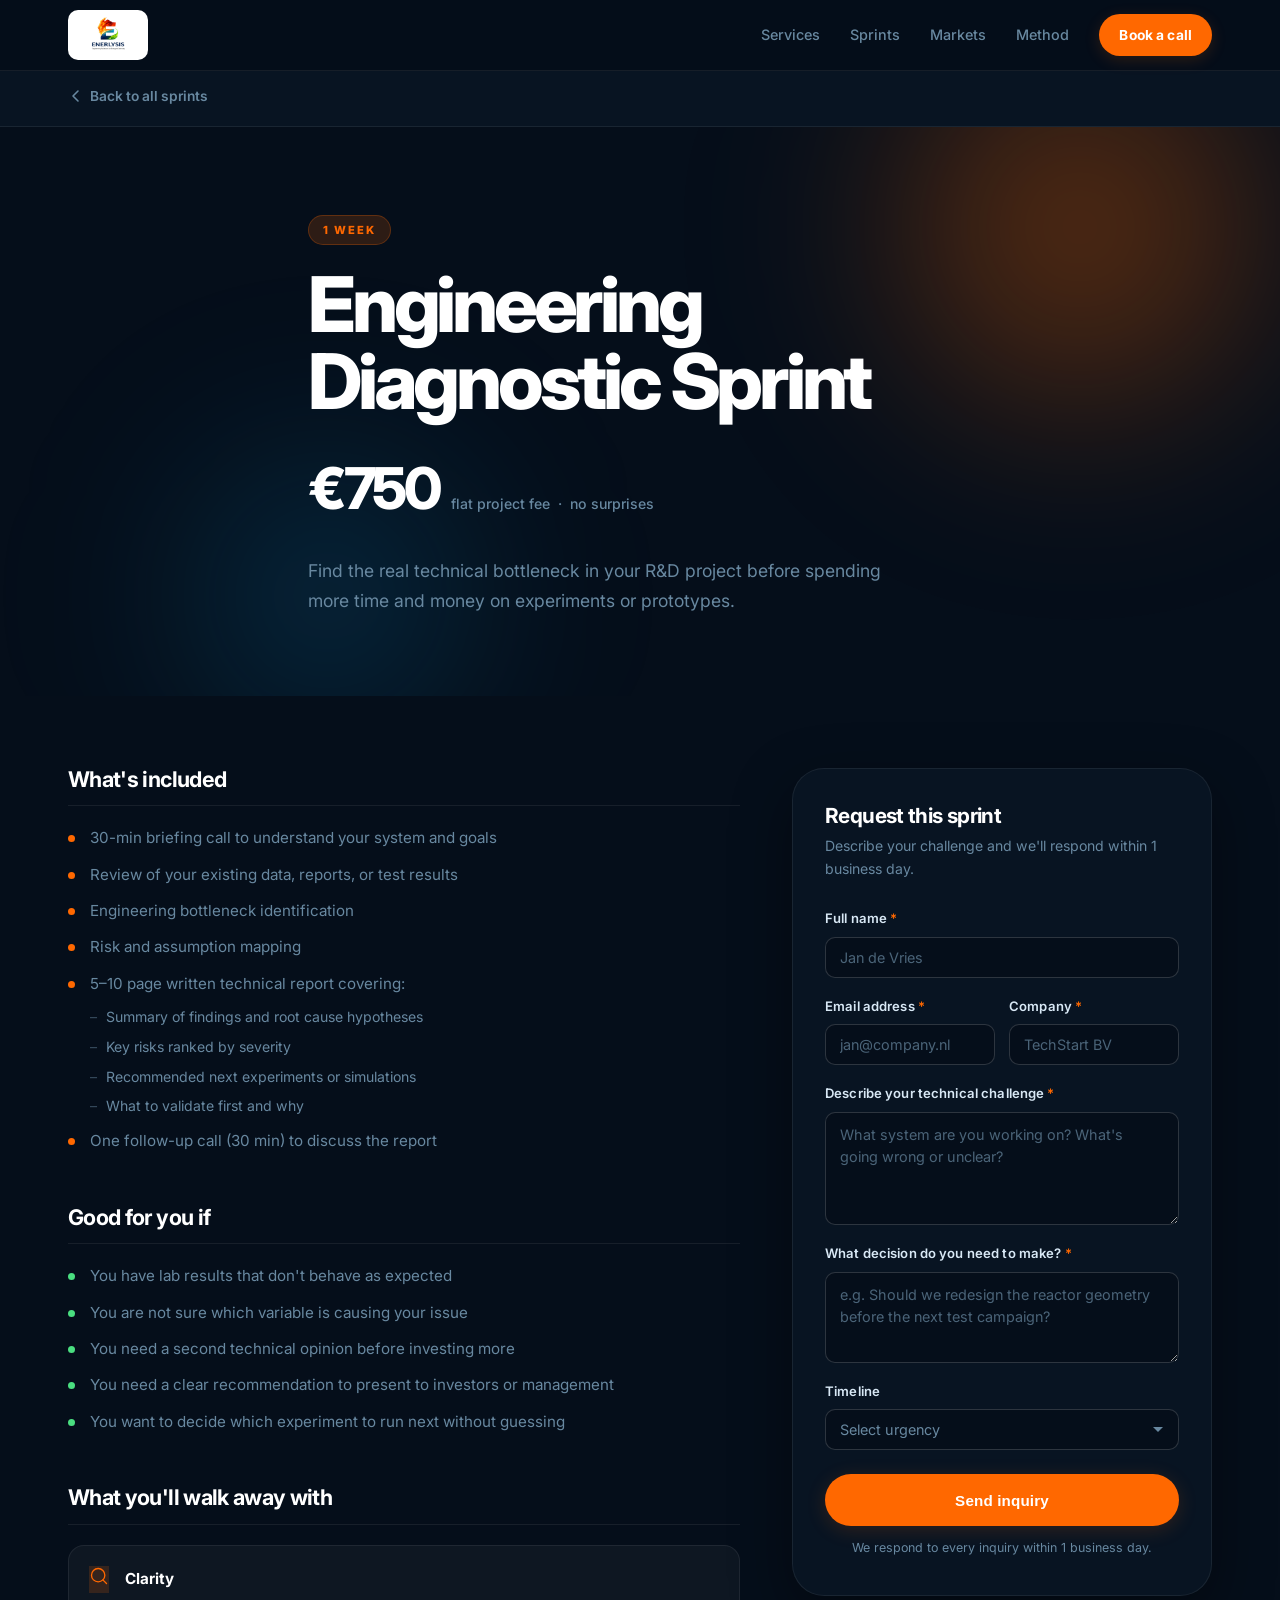
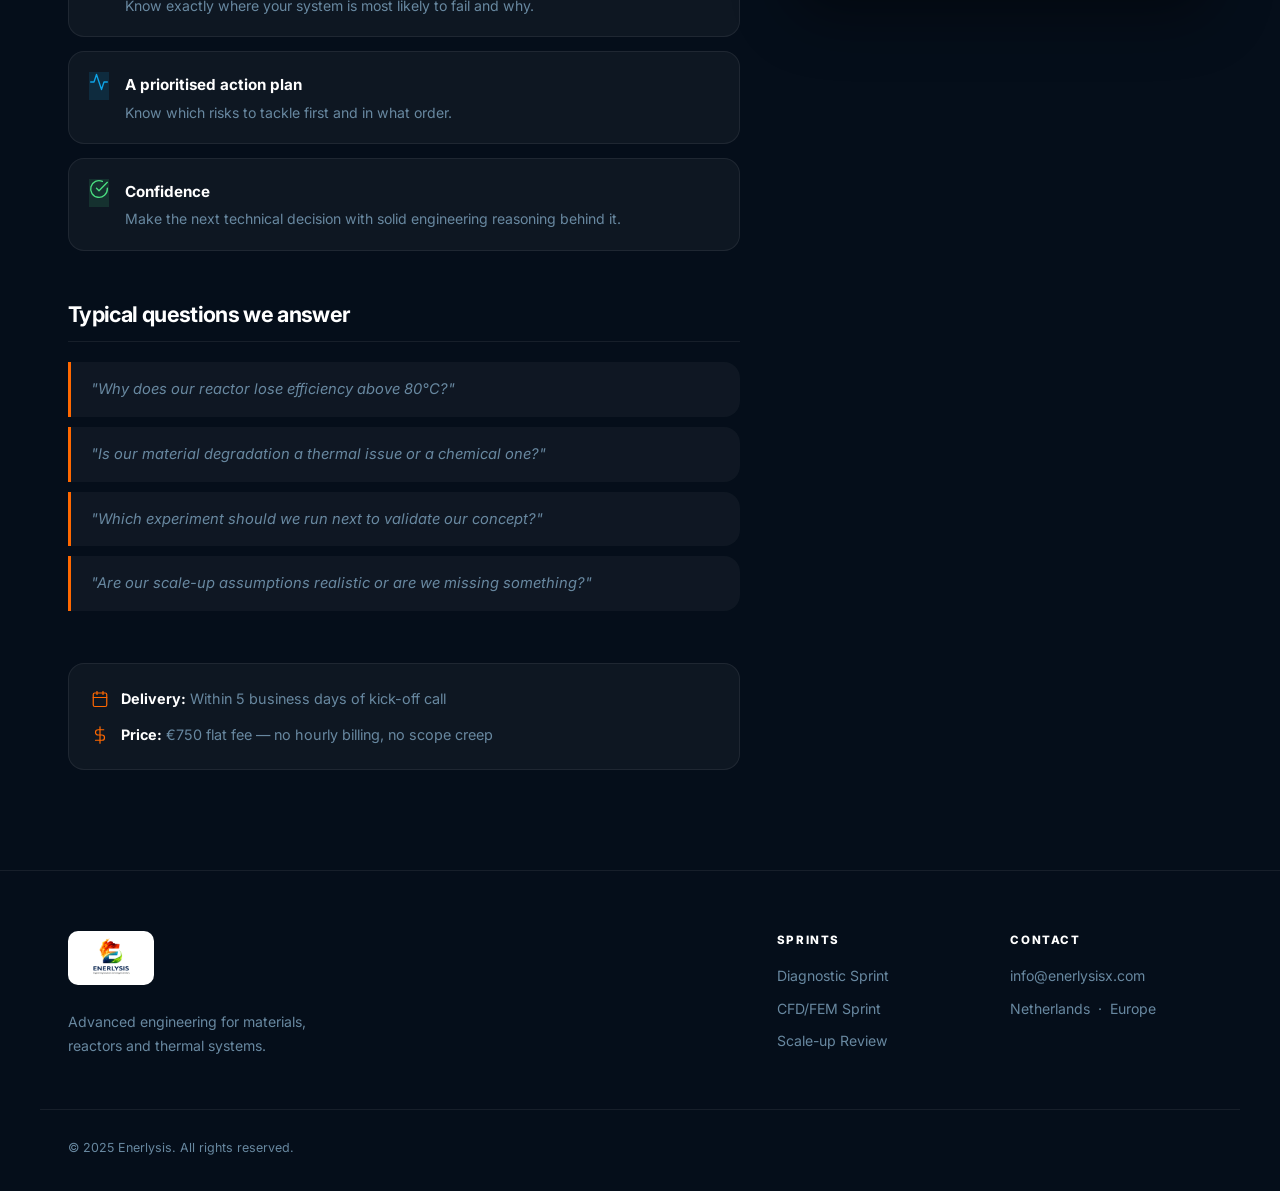
<file: sprint-diagnostic.html>
<!doctype html>
<html lang="en">
<head>
  <meta charset="utf-8" />
  <meta name="viewport" content="width=device-width, initial-scale=1" />
  <title>Engineering Diagnostic Sprint | Enerlysis</title>
  <meta name="description" content="A focused 1-week sprint to find the real technical bottleneck in your R&D project. From €750." />
  <link rel="canonical" href="https://enerlysis.nl/sprint-diagnostic.html" />
  <link rel="preconnect" href="https://fonts.googleapis.com">
  <link rel="preconnect" href="https://fonts.gstatic.com" crossorigin>
  <link href="https://fonts.googleapis.com/css2?family=Inter:wght@300;400;500;600;700;800;900&display=swap" rel="stylesheet">
  <link rel="stylesheet" href="styles.css" />
</head>
<body>

  <header class="site-header">
    <nav class="nav container" aria-label="Main navigation">
      <a class="brand" href="index.html" aria-label="Enerlysis home">
        <div class="brand-logo-wrap">
          <img src="logo.png" alt="Enerlysis" class="brand-logo">
        </div>
      </a>
      <button class="nav-toggle" aria-expanded="false" aria-controls="nav-links" aria-label="Toggle menu">
        <span></span><span></span><span></span>
      </button>
      <div class="nav-links" id="nav-links">
        <a href="index.html#services">Services</a>
        <a href="index.html#sprints">Sprints</a>
        <a href="index.html#markets">Markets</a>
        <a href="index.html#method">Method</a>
        <a class="nav-cta" href="index.html#contact">Book a call</a>
      </div>
    </nav>
  </header>

  <main>

    <!-- Back bar -->
    <div class="back-bar">
      <div class="container">
        <a href="index.html#sprints" class="back-link">
          <svg width="16" height="16" viewBox="0 0 16 16" fill="none" aria-hidden="true"><path d="M10 3L5 8l5 5" stroke="currentColor" stroke-width="1.6" stroke-linecap="round" stroke-linejoin="round"/></svg>
          Back to all sprints
        </a>
      </div>
    </div>

    <!-- Sprint hero -->
    <section class="sprint-hero">
      <div class="sprint-hero-bg" aria-hidden="true">
        <div class="sh-blob sh-fire"></div>
        <div class="sh-blob sh-cosmic"></div>
      </div>
      <div class="container sprint-hero-inner">
        <div class="sprint-badge">1 week</div>
        <h1>Engineering<br>Diagnostic Sprint</h1>
        <div class="sprint-price-row">
          <span class="sprint-price">€750</span>
          <span class="sprint-price-note">flat project fee &nbsp;·&nbsp; no surprises</span>
        </div>
        <p class="sprint-hero-sub">Find the real technical bottleneck in your R&amp;D project before spending more time and money on experiments or prototypes.</p>
      </div>
    </section>

    <!-- Content + Form -->
    <section class="sprint-body">
      <div class="container sprint-layout">

        <!-- Left column: details -->
        <div class="sprint-detail-col">

          <div class="detail-block">
            <h2>What's included</h2>
            <ul class="detail-list">
              <li>30-min briefing call to understand your system and goals</li>
              <li>Review of your existing data, reports, or test results</li>
              <li>Engineering bottleneck identification</li>
              <li>Risk and assumption mapping</li>
              <li>5–10 page written technical report covering:
                <ul class="detail-sub">
                  <li>Summary of findings and root cause hypotheses</li>
                  <li>Key risks ranked by severity</li>
                  <li>Recommended next experiments or simulations</li>
                  <li>What to validate first and why</li>
                </ul>
              </li>
              <li>One follow-up call (30 min) to discuss the report</li>
            </ul>
          </div>

          <div class="detail-block">
            <h2>Good for you if</h2>
            <ul class="detail-list check-list">
              <li>You have lab results that don't behave as expected</li>
              <li>You are not sure which variable is causing your issue</li>
              <li>You need a second technical opinion before investing more</li>
              <li>You need a clear recommendation to present to investors or management</li>
              <li>You want to decide which experiment to run next without guessing</li>
            </ul>
          </div>

          <div class="detail-block">
            <h2>What you'll walk away with</h2>
            <div class="outcome-cards">
              <div class="outcome-card">
                <div class="outcome-icon fire-icon">
                  <svg width="20" height="20" viewBox="0 0 24 24" fill="none" stroke="currentColor" stroke-width="1.6" stroke-linecap="round" stroke-linejoin="round"><circle cx="11" cy="11" r="8"/><path d="M21 21l-4.35-4.35"/></svg>
                </div>
                <div>
                  <strong>Clarity</strong>
                  <p>Know exactly where your system is most likely to fail and why.</p>
                </div>
              </div>
              <div class="outcome-card">
                <div class="outcome-icon cosmic-icon">
                  <svg width="20" height="20" viewBox="0 0 24 24" fill="none" stroke="currentColor" stroke-width="1.6" stroke-linecap="round" stroke-linejoin="round"><polyline points="22 12 18 12 15 21 9 3 6 12 2 12"/></svg>
                </div>
                <div>
                  <strong>A prioritised action plan</strong>
                  <p>Know which risks to tackle first and in what order.</p>
                </div>
              </div>
              <div class="outcome-card">
                <div class="outcome-icon nature-icon">
                  <svg width="20" height="20" viewBox="0 0 24 24" fill="none" stroke="currentColor" stroke-width="1.6" stroke-linecap="round" stroke-linejoin="round"><path d="M22 11.08V12a10 10 0 11-5.93-9.14"/><polyline points="22 4 12 14.01 9 11.01"/></svg>
                </div>
                <div>
                  <strong>Confidence</strong>
                  <p>Make the next technical decision with solid engineering reasoning behind it.</p>
                </div>
              </div>
            </div>
          </div>

          <div class="detail-block">
            <h2>Typical questions we answer</h2>
            <div class="quote-list">
              <blockquote>"Why does our reactor lose efficiency above 80°C?"</blockquote>
              <blockquote>"Is our material degradation a thermal issue or a chemical one?"</blockquote>
              <blockquote>"Which experiment should we run next to validate our concept?"</blockquote>
              <blockquote>"Are our scale-up assumptions realistic or are we missing something?"</blockquote>
            </div>
          </div>

          <div class="detail-meta">
            <div class="meta-item">
              <svg width="18" height="18" viewBox="0 0 24 24" fill="none" stroke="currentColor" stroke-width="1.6" stroke-linecap="round" stroke-linejoin="round" aria-hidden="true"><rect x="3" y="4" width="18" height="18" rx="2" ry="2"/><line x1="16" y1="2" x2="16" y2="6"/><line x1="8" y1="2" x2="8" y2="6"/><line x1="3" y1="10" x2="21" y2="10"/></svg>
              <span><strong>Delivery:</strong> Within 5 business days of kick-off call</span>
            </div>
            <div class="meta-item">
              <svg width="18" height="18" viewBox="0 0 24 24" fill="none" stroke="currentColor" stroke-width="1.6" stroke-linecap="round" stroke-linejoin="round" aria-hidden="true"><line x1="12" y1="1" x2="12" y2="23"/><path d="M17 5H9.5a3.5 3.5 0 000 7h5a3.5 3.5 0 010 7H6"/></svg>
              <span><strong>Price:</strong> €750 flat fee — no hourly billing, no scope creep</span>
            </div>
          </div>

        </div>

        <!-- Right column: form -->
        <aside class="sprint-form-col">
          <div class="form-card" id="form-anchor">
            <div class="form-card-head">
              <h2>Request this sprint</h2>
              <p>Describe your challenge and we'll respond within 1 business day.</p>
            </div>

            <form id="sprint-form" novalidate>
              <!-- Web3Forms config — filled by form.js -->
              <input type="hidden" name="access_key" value="">
              <input type="hidden" name="subject" value="Sprint Inquiry: Engineering Diagnostic Sprint — Enerlysis">
              <input type="hidden" name="sprint" value="Engineering Diagnostic Sprint (€750)">
              <input type="hidden" name="botcheck" value="" style="display:none">

              <div class="form-group">
                <label for="name">Full name <span class="req">*</span></label>
                <input type="text" id="name" name="name" required autocomplete="name" placeholder="Jan de Vries">
              </div>

              <div class="form-row">
                <div class="form-group">
                  <label for="email">Email address <span class="req">*</span></label>
                  <input type="email" id="email" name="email" required autocomplete="email" placeholder="jan@company.nl">
                </div>
                <div class="form-group">
                  <label for="company">Company <span class="req">*</span></label>
                  <input type="text" id="company" name="company" required autocomplete="organization" placeholder="TechStart BV">
                </div>
              </div>

              <div class="form-group">
                <label for="challenge">Describe your technical challenge <span class="req">*</span></label>
                <textarea id="challenge" name="challenge" rows="4" required placeholder="What system are you working on? What's going wrong or unclear?"></textarea>
              </div>

              <div class="form-group">
                <label for="decision">What decision do you need to make? <span class="req">*</span></label>
                <textarea id="decision" name="decision" rows="3" required placeholder="e.g. Should we redesign the reactor geometry before the next test campaign?"></textarea>
              </div>

              <div class="form-group">
                <label for="timeline">Timeline</label>
                <select id="timeline" name="timeline">
                  <option value="">Select urgency</option>
                  <option value="ASAP">As soon as possible</option>
                  <option value="Within 1 month">Within 1 month</option>
                  <option value="1–3 months">1–3 months</option>
                  <option value="Just exploring">Just exploring options</option>
                </select>
              </div>

              <button type="submit" id="submit-btn" class="button primary form-submit-btn">Send inquiry</button>

              <p class="form-note">We respond to every inquiry within 1 business day.</p>
            </form>

            <div id="form-success" class="form-success" style="display:none">
              <div class="success-icon-wrap">
                <svg width="48" height="48" viewBox="0 0 48 48" fill="none" aria-hidden="true">
                  <circle cx="24" cy="24" r="24" fill="rgba(74,222,128,0.12)"/>
                  <path d="M14 24l8 8 12-14" stroke="#4ADE80" stroke-width="2.5" stroke-linecap="round" stroke-linejoin="round"/>
                </svg>
              </div>
              <h3>Message received!</h3>
              <p>Thank you for reaching out. We'll review your challenge and respond within 1 business day.</p>
              <p class="form-note">In the meantime, feel free to read more about <a href="index.html#method">how we work</a>.</p>
            </div>

            <div id="form-error" class="form-error" style="display:none">
              <p>Something went wrong sending your message. Please email us directly at <a href="mailto:info@enerlysisx.com">info@enerlysisx.com</a></p>
            </div>
          </div>
        </aside>

      </div>
    </section>

  </main>

  <footer class="footer">
    <div class="container footer-top">
      <div class="footer-brand-col">
        <a href="index.html" aria-label="Enerlysis home">
          <div class="footer-logo-wrap">
            <img src="logo.png" alt="Enerlysis" class="footer-logo">
          </div>
        </a>
        <p>Advanced engineering for materials,<br>reactors and thermal systems.</p>
      </div>
      <div class="footer-nav">
        <div>
          <p class="footer-title">Sprints</p>
          <a href="sprint-diagnostic.html">Diagnostic Sprint</a>
          <a href="sprint-cfd-fem.html">CFD/FEM Sprint</a>
          <a href="sprint-scaleup.html">Scale-up Review</a>
        </div>
        <div>
          <p class="footer-title">Contact</p>
          <a href="mailto:info@enerlysisx.com">info@enerlysisx.com</a>
          <span>Netherlands &nbsp;·&nbsp; Europe</span>
        </div>
      </div>
    </div>
    <div class="container footer-bottom">
      <span>© 2025 Enerlysis. All rights reserved.</span>
    </div>
  </footer>

  <script src="script.js"></script>
  <script src="form.js"></script>
</body>
</html>
</file>
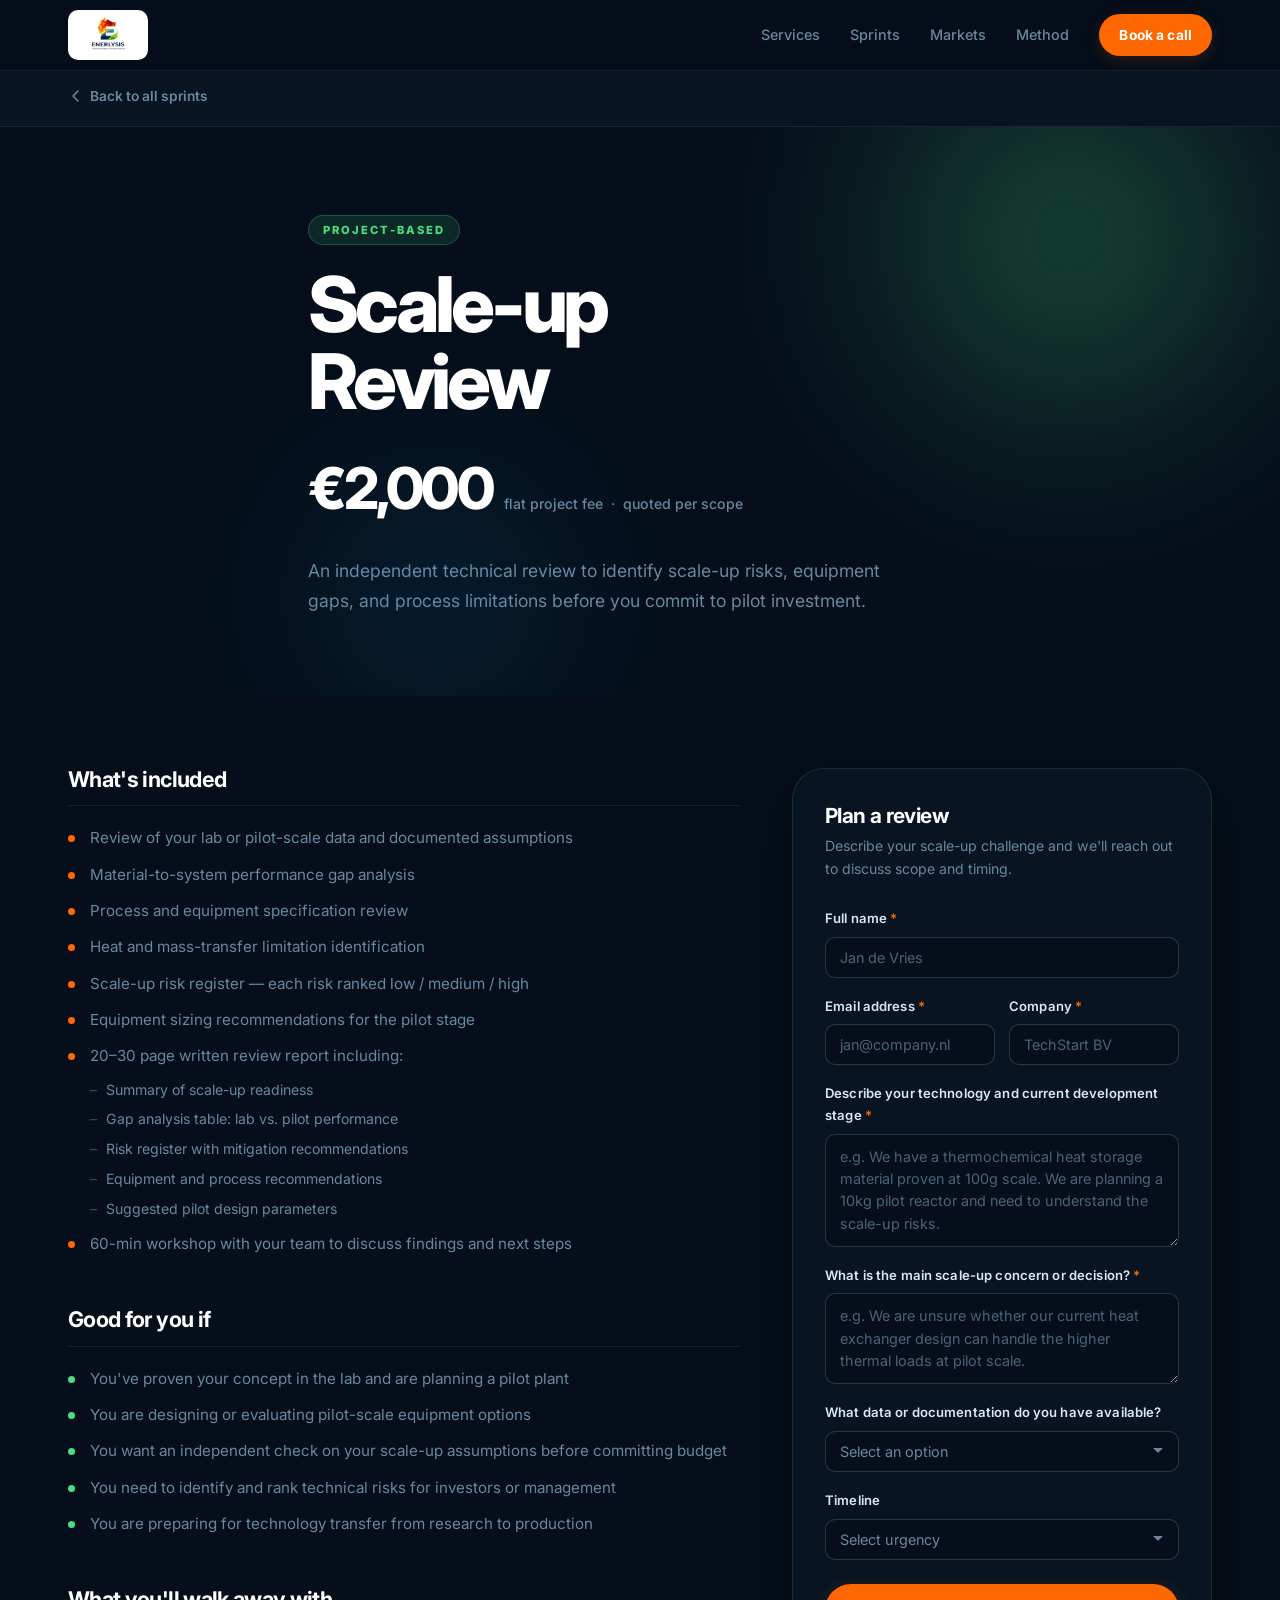
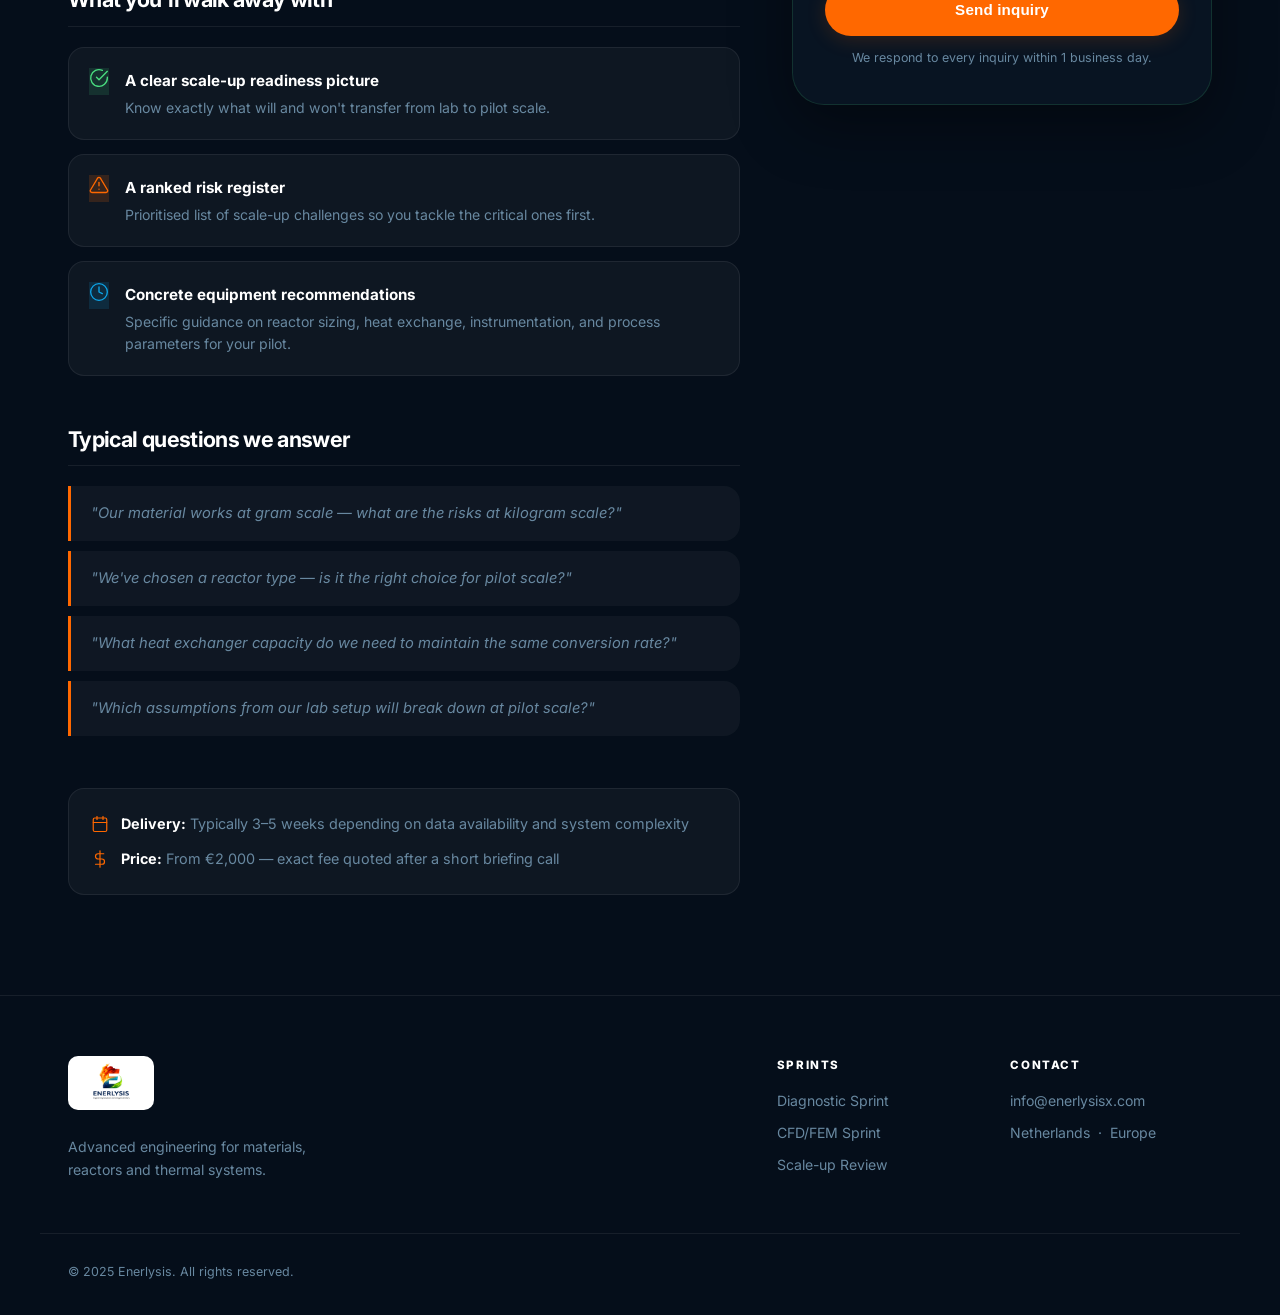
<file: sprint-scaleup.html>
<!doctype html>
<html lang="en">
<head>
  <meta charset="utf-8" />
  <meta name="viewport" content="width=device-width, initial-scale=1" />
  <title>Scale-up Review | Enerlysis</title>
  <meta name="description" content="An independent engineering review to identify scale-up risks before you commit to pilot investment. From €2,000." />
  <link rel="canonical" href="https://enerlysis.nl/sprint-scaleup.html" />
  <link rel="preconnect" href="https://fonts.googleapis.com">
  <link rel="preconnect" href="https://fonts.gstatic.com" crossorigin>
  <link href="https://fonts.googleapis.com/css2?family=Inter:wght@300;400;500;600;700;800;900&display=swap" rel="stylesheet">
  <link rel="stylesheet" href="styles.css" />
</head>
<body>

  <header class="site-header">
    <nav class="nav container" aria-label="Main navigation">
      <a class="brand" href="index.html" aria-label="Enerlysis home">
        <div class="brand-logo-wrap">
          <img src="logo.png" alt="Enerlysis" class="brand-logo">
        </div>
      </a>
      <button class="nav-toggle" aria-expanded="false" aria-controls="nav-links" aria-label="Toggle menu">
        <span></span><span></span><span></span>
      </button>
      <div class="nav-links" id="nav-links">
        <a href="index.html#services">Services</a>
        <a href="index.html#sprints">Sprints</a>
        <a href="index.html#markets">Markets</a>
        <a href="index.html#method">Method</a>
        <a class="nav-cta" href="index.html#contact">Book a call</a>
      </div>
    </nav>
  </header>

  <main>

    <div class="back-bar">
      <div class="container">
        <a href="index.html#sprints" class="back-link">
          <svg width="16" height="16" viewBox="0 0 16 16" fill="none" aria-hidden="true"><path d="M10 3L5 8l5 5" stroke="currentColor" stroke-width="1.6" stroke-linecap="round" stroke-linejoin="round"/></svg>
          Back to all sprints
        </a>
      </div>
    </div>

    <section class="sprint-hero sprint-hero--nature">
      <div class="sprint-hero-bg" aria-hidden="true">
        <div class="sh-blob sh-nature-main"></div>
        <div class="sh-blob sh-cosmic-soft"></div>
      </div>
      <div class="container sprint-hero-inner">
        <div class="sprint-badge sprint-badge--nature">Project-based</div>
        <h1>Scale-up<br>Review</h1>
        <div class="sprint-price-row">
          <span class="sprint-price">€2,000</span>
          <span class="sprint-price-note">flat project fee &nbsp;·&nbsp; quoted per scope</span>
        </div>
        <p class="sprint-hero-sub">An independent technical review to identify scale-up risks, equipment gaps, and process limitations before you commit to pilot investment.</p>
      </div>
    </section>

    <section class="sprint-body">
      <div class="container sprint-layout">

        <div class="sprint-detail-col">

          <div class="detail-block">
            <h2>What's included</h2>
            <ul class="detail-list">
              <li>Review of your lab or pilot-scale data and documented assumptions</li>
              <li>Material-to-system performance gap analysis</li>
              <li>Process and equipment specification review</li>
              <li>Heat and mass-transfer limitation identification</li>
              <li>Scale-up risk register — each risk ranked low / medium / high</li>
              <li>Equipment sizing recommendations for the pilot stage</li>
              <li>20–30 page written review report including:
                <ul class="detail-sub">
                  <li>Summary of scale-up readiness</li>
                  <li>Gap analysis table: lab vs. pilot performance</li>
                  <li>Risk register with mitigation recommendations</li>
                  <li>Equipment and process recommendations</li>
                  <li>Suggested pilot design parameters</li>
                </ul>
              </li>
              <li>60-min workshop with your team to discuss findings and next steps</li>
            </ul>
          </div>

          <div class="detail-block">
            <h2>Good for you if</h2>
            <ul class="detail-list check-list">
              <li>You've proven your concept in the lab and are planning a pilot plant</li>
              <li>You are designing or evaluating pilot-scale equipment options</li>
              <li>You want an independent check on your scale-up assumptions before committing budget</li>
              <li>You need to identify and rank technical risks for investors or management</li>
              <li>You are preparing for technology transfer from research to production</li>
            </ul>
          </div>

          <div class="detail-block">
            <h2>What you'll walk away with</h2>
            <div class="outcome-cards">
              <div class="outcome-card">
                <div class="outcome-icon nature-icon">
                  <svg width="20" height="20" viewBox="0 0 24 24" fill="none" stroke="currentColor" stroke-width="1.6" stroke-linecap="round" stroke-linejoin="round"><path d="M22 11.08V12a10 10 0 11-5.93-9.14"/><polyline points="22 4 12 14.01 9 11.01"/></svg>
                </div>
                <div>
                  <strong>A clear scale-up readiness picture</strong>
                  <p>Know exactly what will and won't transfer from lab to pilot scale.</p>
                </div>
              </div>
              <div class="outcome-card">
                <div class="outcome-icon fire-icon">
                  <svg width="20" height="20" viewBox="0 0 24 24" fill="none" stroke="currentColor" stroke-width="1.6" stroke-linecap="round" stroke-linejoin="round"><path d="M10.29 3.86L1.82 18a2 2 0 001.71 3h16.94a2 2 0 001.71-3L13.71 3.86a2 2 0 00-3.42 0z"/><line x1="12" y1="9" x2="12" y2="13"/><line x1="12" y1="17" x2="12.01" y2="17"/></svg>
                </div>
                <div>
                  <strong>A ranked risk register</strong>
                  <p>Prioritised list of scale-up challenges so you tackle the critical ones first.</p>
                </div>
              </div>
              <div class="outcome-card">
                <div class="outcome-icon cosmic-icon">
                  <svg width="20" height="20" viewBox="0 0 24 24" fill="none" stroke="currentColor" stroke-width="1.6" stroke-linecap="round" stroke-linejoin="round"><circle cx="12" cy="12" r="10"/><polyline points="12 6 12 12 16 14"/></svg>
                </div>
                <div>
                  <strong>Concrete equipment recommendations</strong>
                  <p>Specific guidance on reactor sizing, heat exchange, instrumentation, and process parameters for your pilot.</p>
                </div>
              </div>
            </div>
          </div>

          <div class="detail-block">
            <h2>Typical questions we answer</h2>
            <div class="quote-list">
              <blockquote>"Our material works at gram scale — what are the risks at kilogram scale?"</blockquote>
              <blockquote>"We've chosen a reactor type — is it the right choice for pilot scale?"</blockquote>
              <blockquote>"What heat exchanger capacity do we need to maintain the same conversion rate?"</blockquote>
              <blockquote>"Which assumptions from our lab setup will break down at pilot scale?"</blockquote>
            </div>
          </div>

          <div class="detail-meta">
            <div class="meta-item">
              <svg width="18" height="18" viewBox="0 0 24 24" fill="none" stroke="currentColor" stroke-width="1.6" stroke-linecap="round" stroke-linejoin="round" aria-hidden="true"><rect x="3" y="4" width="18" height="18" rx="2" ry="2"/><line x1="16" y1="2" x2="16" y2="6"/><line x1="8" y1="2" x2="8" y2="6"/><line x1="3" y1="10" x2="21" y2="10"/></svg>
              <span><strong>Delivery:</strong> Typically 3–5 weeks depending on data availability and system complexity</span>
            </div>
            <div class="meta-item">
              <svg width="18" height="18" viewBox="0 0 24 24" fill="none" stroke="currentColor" stroke-width="1.6" stroke-linecap="round" stroke-linejoin="round" aria-hidden="true"><line x1="12" y1="1" x2="12" y2="23"/><path d="M17 5H9.5a3.5 3.5 0 000 7h5a3.5 3.5 0 010 7H6"/></svg>
              <span><strong>Price:</strong> From €2,000 — exact fee quoted after a short briefing call</span>
            </div>
          </div>

        </div>

        <aside class="sprint-form-col">
          <div class="form-card form-card--nature" id="form-anchor">
            <div class="form-card-head">
              <h2>Plan a review</h2>
              <p>Describe your scale-up challenge and we'll reach out to discuss scope and timing.</p>
            </div>

            <form id="sprint-form" novalidate>
              <input type="hidden" name="access_key" value="">
              <input type="hidden" name="subject" value="Sprint Inquiry: Scale-up Review — Enerlysis">
              <input type="hidden" name="sprint" value="Scale-up Review (€2,000)">
              <input type="hidden" name="botcheck" value="" style="display:none">

              <div class="form-group">
                <label for="name">Full name <span class="req">*</span></label>
                <input type="text" id="name" name="name" required autocomplete="name" placeholder="Jan de Vries">
              </div>

              <div class="form-row">
                <div class="form-group">
                  <label for="email">Email address <span class="req">*</span></label>
                  <input type="email" id="email" name="email" required autocomplete="email" placeholder="jan@company.nl">
                </div>
                <div class="form-group">
                  <label for="company">Company <span class="req">*</span></label>
                  <input type="text" id="company" name="company" required autocomplete="organization" placeholder="TechStart BV">
                </div>
              </div>

              <div class="form-group">
                <label for="challenge">Describe your technology and current development stage <span class="req">*</span></label>
                <textarea id="challenge" name="challenge" rows="4" required placeholder="e.g. We have a thermochemical heat storage material proven at 100g scale. We are planning a 10kg pilot reactor and need to understand the scale-up risks."></textarea>
              </div>

              <div class="form-group">
                <label for="decision">What is the main scale-up concern or decision? <span class="req">*</span></label>
                <textarea id="decision" name="decision" rows="3" required placeholder="e.g. We are unsure whether our current heat exchanger design can handle the higher thermal loads at pilot scale."></textarea>
              </div>

              <div class="form-group">
                <label for="data">What data or documentation do you have available?</label>
                <select id="data" name="data">
                  <option value="">Select an option</option>
                  <option value="Full lab dataset + reports">Full lab dataset and reports</option>
                  <option value="Partial data">Partial data / some lab results</option>
                  <option value="Minimal data">Minimal data — mainly conceptual</option>
                </select>
              </div>

              <div class="form-group">
                <label for="timeline">Timeline</label>
                <select id="timeline" name="timeline">
                  <option value="">Select urgency</option>
                  <option value="ASAP">As soon as possible</option>
                  <option value="Within 1 month">Within 1 month</option>
                  <option value="1–3 months">1–3 months</option>
                  <option value="Just exploring">Just exploring options</option>
                </select>
              </div>

              <button type="submit" id="submit-btn" class="button primary form-submit-btn form-submit-btn--nature">Send inquiry</button>

              <p class="form-note">We respond to every inquiry within 1 business day.</p>
            </form>

            <div id="form-success" class="form-success" style="display:none">
              <div class="success-icon-wrap">
                <svg width="48" height="48" viewBox="0 0 48 48" fill="none" aria-hidden="true">
                  <circle cx="24" cy="24" r="24" fill="rgba(74,222,128,0.12)"/>
                  <path d="M14 24l8 8 12-14" stroke="#4ADE80" stroke-width="2.5" stroke-linecap="round" stroke-linejoin="round"/>
                </svg>
              </div>
              <h3>Message received!</h3>
              <p>Thank you for reaching out. We'll review your scale-up challenge and respond within 1 business day.</p>
              <p class="form-note">In the meantime, feel free to read more about <a href="index.html#method">how we work</a>.</p>
            </div>

            <div id="form-error" class="form-error" style="display:none">
              <p>Something went wrong sending your message. Please email us directly at <a href="mailto:info@enerlysisx.com">info@enerlysisx.com</a></p>
            </div>
          </div>
        </aside>

      </div>
    </section>

  </main>

  <footer class="footer">
    <div class="container footer-top">
      <div class="footer-brand-col">
        <a href="index.html" aria-label="Enerlysis home">
          <div class="footer-logo-wrap">
            <img src="logo.png" alt="Enerlysis" class="footer-logo">
          </div>
        </a>
        <p>Advanced engineering for materials,<br>reactors and thermal systems.</p>
      </div>
      <div class="footer-nav">
        <div>
          <p class="footer-title">Sprints</p>
          <a href="sprint-diagnostic.html">Diagnostic Sprint</a>
          <a href="sprint-cfd-fem.html">CFD/FEM Sprint</a>
          <a href="sprint-scaleup.html">Scale-up Review</a>
        </div>
        <div>
          <p class="footer-title">Contact</p>
          <a href="mailto:info@enerlysisx.com">info@enerlysisx.com</a>
          <span>Netherlands &nbsp;·&nbsp; Europe</span>
        </div>
      </div>
    </div>
    <div class="container footer-bottom">
      <span>© 2025 Enerlysis. All rights reserved.</span>
    </div>
  </footer>

  <script src="script.js"></script>
  <script src="form.js"></script>
</body>
</html>
</file>
<file: styles.css>
/* ============================================================
   ENERLYSIS — Design System
   Colors extracted from logo:
     Fire orange  #FF6800
     Cosmic blue  #0EA5E9
     Nature green #4ADE80
     Navy         #1A2B6B
   ============================================================ */

/* ===== Tokens ===== */
:root {
  /* Dark backgrounds */
  --bg:          #050E1A;
  --bg-soft:     #081422;
  --bg-card:     rgba(255,255,255,0.04);
  --bg-card-h:   rgba(255,255,255,0.07);

  /* Text */
  --text:        #D8E8F5;
  --text-muted:  #6888A0;
  --text-white:  #FFFFFF;

  /* Logo accent palette */
  --fire:        #FF6800;
  --fire-dim:    rgba(255,104,0,0.16);
  --fire-glow:   rgba(255,104,0,0.28);
  --cosmic:      #0EA5E9;
  --cosmic-dim:  rgba(14,165,233,0.14);
  --nature:      #4ADE80;
  --nature-dim:  rgba(74,222,128,0.13);
  --navy-accent: #5B7AE8;
  --navy-dim:    rgba(91,122,232,0.15);

  /* Borders */
  --border:      rgba(255,255,255,0.07);
  --border-h:    rgba(255,255,255,0.16);

  /* Light sections */
  --paper:       #F4F7FC;
  --ink:         #0D1E30;
  --ink-muted:   #4A607A;

  /* Shape */
  --r:           16px;
  --r-lg:        24px;
  --r-xl:        32px;
  --max:         1200px;
  --ease:        cubic-bezier(0.16,1,0.3,1);
  --dur:         0.22s;
  --shadow:      0 20px 60px rgba(0,0,0,0.4);
  --shadow-sm:   0 4px 20px rgba(0,0,0,0.28);
}

/* ===== Base ===== */
*, *::before, *::after { box-sizing: border-box; }
html { scroll-behavior: smooth; }
body {
  margin: 0;
  font-family: 'Inter', ui-sans-serif, system-ui, -apple-system, BlinkMacSystemFont, sans-serif;
  font-size: 16px;
  line-height: 1.65;
  color: var(--text);
  background: var(--bg);
  -webkit-font-smoothing: antialiased;
  -moz-osx-font-smoothing: grayscale;
}
a { color: inherit; text-decoration: none; cursor: pointer; }
img { max-width: 100%; height: auto; display: block; }
p, h1, h2, h3, h4 { margin-top: 0; }
p { color: var(--text-muted); }

/* ===== Layout ===== */
.container {
  max-width: var(--max);
  margin: 0 auto;
  padding: 0 28px;
}
.section { padding: 104px 0; }
.two-col {
  display: grid;
  grid-template-columns: 1fr 1fr;
  gap: 64px;
  align-items: center;
}
.align-start { align-items: flex-start; }

/* ===== Typography ===== */
h1 {
  font-size: clamp(2.6rem, 6vw, 5rem);
  font-weight: 800;
  line-height: 1.0;
  letter-spacing: -0.055em;
  color: var(--text-white);
  margin-bottom: 22px;
}
h2 {
  font-size: clamp(1.75rem, 4vw, 2.9rem);
  font-weight: 700;
  line-height: 1.1;
  letter-spacing: -0.04em;
  color: var(--text-white);
  margin-bottom: 16px;
}
h3 {
  font-size: 1.1rem;
  font-weight: 600;
  line-height: 1.3;
  letter-spacing: -0.02em;
  color: var(--text-white);
  margin-bottom: 10px;
}
.ink-heading { color: var(--ink) !important; }
.ink-muted   { color: var(--ink-muted) !important; }
.eyebrow {
  display: inline-block;
  font-size: 0.7rem;
  font-weight: 800;
  text-transform: uppercase;
  letter-spacing: 0.2em;
  color: var(--fire);
  margin-bottom: 18px;
}
.eyebrow-ink { color: var(--navy-accent) !important; }
.lead {
  font-size: 1.08rem;
  color: var(--text-muted);
  line-height: 1.75;
  max-width: 540px;
}
.small-lead { font-size: 1rem; }
.section-head { max-width: 680px; margin-bottom: 56px; }
.section-head.narrow {
  max-width: 540px;
  text-align: center;
  margin-left: auto;
  margin-right: auto;
}
.section-sub { color: var(--text-muted); font-size: 1.02rem; margin-top: 8px; }
.rich-text p { font-size: 1.04rem; line-height: 1.8; }
.rich-text p + p { margin-top: 18px; }

/* ===== Header ===== */
.site-header {
  position: sticky;
  top: 0;
  z-index: 100;
  background: rgba(5,14,26,0.88);
  backdrop-filter: blur(20px);
  -webkit-backdrop-filter: blur(20px);
  border-bottom: 1px solid var(--border);
  transition: box-shadow var(--dur) var(--ease);
}
.nav {
  min-height: 70px;
  display: flex;
  align-items: center;
  justify-content: space-between;
  gap: 20px;
}
.brand { display: inline-flex; align-items: center; }
.brand-logo-wrap {
  background: #fff;
  border-radius: 10px;
  padding: 5px 10px;
  display: flex;
  align-items: center;
  transition: opacity var(--dur) var(--ease);
}
.brand-logo-wrap:hover { opacity: 0.88; }
.brand-logo { height: 40px; width: auto; object-fit: contain; }
.nav-links {
  display: flex;
  align-items: center;
  gap: 30px;
  font-size: 0.9rem;
  font-weight: 500;
}
.nav-links a { color: var(--text-muted); transition: color var(--dur); }
.nav-links a:hover { color: var(--text-white); }
.nav-cta {
  background: var(--fire) !important;
  color: #fff !important;
  padding: 10px 20px;
  border-radius: 999px;
  font-weight: 700;
  font-size: 0.86rem;
  letter-spacing: 0.01em;
  transition: background var(--dur) var(--ease), transform var(--dur) var(--ease), box-shadow var(--dur) var(--ease) !important;
  box-shadow: 0 4px 16px var(--fire-dim);
}
.nav-cta:hover {
  background: #ff8830 !important;
  transform: translateY(-1px) !important;
  box-shadow: 0 8px 28px var(--fire-glow) !important;
}
.nav-toggle {
  display: none;
  flex-direction: column;
  gap: 5px;
  background: none;
  border: 1px solid var(--border);
  border-radius: 8px;
  padding: 10px 12px;
  cursor: pointer;
}
.nav-toggle span {
  display: block;
  width: 20px;
  height: 1.5px;
  background: var(--text);
  border-radius: 2px;
  transition: var(--dur) var(--ease);
}

/* ===== Buttons ===== */
.button {
  display: inline-flex;
  align-items: center;
  justify-content: center;
  min-height: 50px;
  padding: 0 26px;
  border-radius: 999px;
  font-weight: 700;
  font-size: 0.92rem;
  letter-spacing: 0.01em;
  transition: all var(--dur) var(--ease);
  white-space: nowrap;
  cursor: pointer;
  border: none;
}
.button.primary {
  background: var(--fire);
  color: #fff;
  box-shadow: 0 4px 20px var(--fire-dim);
}
.button.primary:hover {
  background: #ff8830;
  transform: translateY(-2px);
  box-shadow: 0 10px 36px var(--fire-glow);
}
.button.ghost {
  border: 1px solid var(--border-h);
  color: var(--text);
  background: transparent;
}
.button.ghost:hover {
  border-color: var(--fire);
  color: var(--fire);
  transform: translateY(-2px);
}
.outline-btn {
  display: inline-flex;
  align-items: center;
  justify-content: center;
  min-height: 44px;
  padding: 0 20px;
  border-radius: 999px;
  font-weight: 600;
  font-size: 0.88rem;
  border: 1px solid var(--border-h);
  color: var(--text);
  background: transparent;
  transition: all var(--dur) var(--ease);
  cursor: pointer;
  margin-top: auto;
}
.outline-btn:hover {
  border-color: var(--fire);
  color: var(--fire);
  transform: translateY(-1px);
}
.white-btn {
  display: inline-flex;
  align-items: center;
  justify-content: center;
  min-height: 44px;
  padding: 0 20px;
  border-radius: 999px;
  font-weight: 700;
  font-size: 0.88rem;
  background: rgba(255,255,255,0.18);
  border: 1px solid rgba(255,255,255,0.35);
  color: #fff;
  transition: all var(--dur) var(--ease);
  cursor: pointer;
  margin-top: auto;
}
.white-btn:hover {
  background: rgba(255,255,255,0.28);
  transform: translateY(-1px);
}

/* ===== HERO ===== */
.hero {
  position: relative;
  padding-top: 120px;
  padding-bottom: 100px;
  overflow: hidden;
}
.hero-bg {
  position: absolute;
  inset: 0;
  pointer-events: none;
  overflow: hidden;
}
/* Ambient blobs */
.blob {
  position: absolute;
  border-radius: 50%;
  filter: blur(100px);
  animation: drift 14s ease-in-out infinite;
}
.blob-fire {
  width: 640px; height: 640px;
  background: radial-gradient(circle, rgba(255,104,0,0.55) 0%, transparent 68%);
  top: -260px; right: -80px;
  animation-delay: 0s;
}
.blob-cosmic {
  width: 520px; height: 520px;
  background: radial-gradient(circle, rgba(14,165,233,0.35) 0%, transparent 68%);
  bottom: -160px; right: 18%;
  animation-delay: -5s;
}
.blob-nature {
  width: 420px; height: 420px;
  background: radial-gradient(circle, rgba(74,222,128,0.22) 0%, transparent 68%);
  top: 30%; left: -140px;
  animation-delay: -9s;
}
@keyframes drift {
  0%,100% { transform: translate(0,0) scale(1); }
  33%      { transform: translate(28px,-18px) scale(1.04); }
  66%      { transform: translate(-18px,14px) scale(0.97); }
}
/* Subtle grid overlay */
.hero-grid-lines {
  position: absolute;
  inset: 0;
  background-image:
    linear-gradient(rgba(255,255,255,0.025) 1px, transparent 1px),
    linear-gradient(90deg, rgba(255,255,255,0.025) 1px, transparent 1px);
  background-size: 60px 60px;
  mask-image: radial-gradient(ellipse at 60% 40%, black 30%, transparent 75%);
}
.hero-layout {
  display: grid;
  grid-template-columns: 1.12fr 0.88fr;
  gap: 72px;
  align-items: center;
  position: relative;
  z-index: 1;
}
.hero-copy { padding-bottom: 20px; }
.hero-actions {
  display: flex;
  flex-wrap: wrap;
  gap: 12px;
  margin: 36px 0 30px;
}
.trust-strip { display: flex; flex-wrap: wrap; gap: 18px; }
.trust-item {
  display: flex;
  align-items: center;
  gap: 7px;
  font-size: 0.8rem;
  font-weight: 500;
  color: var(--text-muted);
}

/* Hero Panel */
.hero-panel {
  border: 1px solid var(--border);
  border-radius: var(--r-xl);
  padding: 14px;
  background: linear-gradient(155deg,rgba(255,255,255,0.06),rgba(255,255,255,0.02));
  backdrop-filter: blur(12px);
  -webkit-backdrop-filter: blur(12px);
  box-shadow: var(--shadow);
}
.panel-row {
  display: grid;
  grid-template-columns: 1fr 1fr;
  gap: 10px;
  margin-top: 10px;
}
.panel-card {
  border-radius: 20px;
  padding: 26px 22px;
  border: 1px solid var(--border);
  background: var(--bg-card);
  transition: all var(--dur) var(--ease);
}
.panel-card:hover {
  background: var(--bg-card-h);
  border-color: var(--border-h);
}
.panel-card.large {
  min-height: 270px;
  display: flex;
  flex-direction: column;
  justify-content: flex-end;
  background: linear-gradient(135deg,rgba(255,104,0,0.2) 0%,rgba(14,165,233,0.08) 60%,rgba(255,255,255,0.03) 100%);
  border-color: rgba(255,104,0,0.22);
}
.panel-num {
  display: block;
  font-size: 0.68rem;
  font-weight: 800;
  letter-spacing: 0.18em;
  text-transform: uppercase;
  color: var(--fire);
  margin-bottom: 14px;
}
.panel-card h3 {
  font-size: 1.45rem;
  font-weight: 700;
  letter-spacing: -0.03em;
  color: var(--text-white);
  margin-bottom: 8px;
}
.panel-card p { font-size: 0.88rem; line-height: 1.55; margin: 0; }

/* ===== Problem ===== */
.problem { background: var(--paper); }
.problem h2 { color: var(--ink); }

/* ===== Services ===== */
.service-grid {
  display: grid;
  grid-template-columns: repeat(4,1fr);
  gap: 14px;
}
.service-card {
  border: 1px solid var(--border);
  border-radius: var(--r);
  padding: 28px 22px;
  background: var(--bg-card);
  display: flex;
  flex-direction: column;
  transition: all var(--dur) var(--ease);
}
.service-card:hover {
  background: var(--bg-card-h);
  border-color: var(--border-h);
  transform: translateY(-4px);
  box-shadow: 0 14px 40px rgba(0,0,0,0.35);
}
.service-icon {
  width: 46px; height: 46px;
  border-radius: 12px;
  display: grid;
  place-items: center;
  margin-bottom: 18px;
  flex-shrink: 0;
}
.fire-icon   { background: var(--fire-dim);   color: var(--fire); }
.cosmic-icon { background: var(--cosmic-dim); color: var(--cosmic); }
.nature-icon { background: var(--nature-dim); color: var(--nature); }
.navy-icon   { background: var(--navy-dim);   color: var(--navy-accent); }
.service-card p { font-size: 0.9rem; line-height: 1.6; margin: 0; }

/* ===== Alt Background ===== */
.alt { background: var(--bg-soft); }

/* ===== Pricing ===== */
.pricing-grid {
  display: grid;
  grid-template-columns: repeat(3,1fr);
  gap: 16px;
  align-items: start;
}
.price-card {
  border: 1px solid var(--border);
  border-radius: var(--r-lg);
  padding: 32px 28px;
  background: var(--bg-card);
  display: flex;
  flex-direction: column;
  min-height: 500px;
  position: relative;
  transition: all var(--dur) var(--ease);
}
.price-card:hover {
  border-color: var(--border-h);
  transform: translateY(-4px);
  box-shadow: var(--shadow);
}
.price-card.featured {
  background: linear-gradient(148deg, #FF6800 0%, #e04a00 55%, #b83800 100%);
  border-color: transparent;
  transform: translateY(-14px);
  box-shadow: 0 28px 72px rgba(255,104,0,0.38);
}
.price-card.featured:hover { transform: translateY(-18px); }
.featured-badge {
  position: absolute;
  top: -13px;
  left: 50%;
  transform: translateX(-50%);
  background: var(--text-white);
  color: var(--fire);
  font-size: 0.68rem;
  font-weight: 800;
  text-transform: uppercase;
  letter-spacing: 0.1em;
  padding: 5px 14px;
  border-radius: 999px;
  white-space: nowrap;
  box-shadow: 0 4px 12px rgba(0,0,0,0.2);
}
.price-timeline {
  font-size: 0.7rem;
  font-weight: 800;
  text-transform: uppercase;
  letter-spacing: 0.16em;
  color: var(--fire);
  margin-bottom: 10px;
}
.price-card.featured .price-timeline { color: rgba(255,255,255,0.65); }
.price-card h3 { color: var(--text-white); font-size: 1.15rem; font-weight: 700; margin-bottom: 6px; }
.price-card.featured h3 { color: #fff; }
.price-amount {
  font-size: 2.1rem;
  font-weight: 800;
  letter-spacing: -0.05em;
  color: var(--text-white);
  margin: 18px 0;
}
.price-amount span { font-size: 0.88rem; font-weight: 400; opacity: 0.55; letter-spacing: 0; }
.price-card.featured .price-amount { color: #fff; }
.price-list { list-style: none; padding: 0; margin: 0 0 24px; flex: 1; }
.price-list li {
  font-size: 0.9rem;
  color: var(--text-muted);
  padding-left: 18px;
  margin-bottom: 11px;
  position: relative;
  line-height: 1.45;
}
.price-list li::before {
  content: '';
  position: absolute;
  left: 0;
  top: 8px;
  width: 6px; height: 6px;
  border-radius: 50%;
  background: var(--fire);
}
.price-card.featured .price-list li { color: rgba(255,255,255,0.82); }
.price-card.featured .price-list li::before { background: rgba(255,255,255,0.55); }

/* ===== Markets ===== */
.tag-cloud { display: flex; flex-wrap: wrap; gap: 10px; }
.tag-cloud span {
  display: inline-block;
  border: 1px solid var(--border);
  border-radius: 999px;
  padding: 8px 16px;
  font-size: 0.86rem;
  font-weight: 500;
  color: var(--text-muted);
  background: var(--bg-card);
  transition: all var(--dur) var(--ease);
  cursor: default;
}
.tag-cloud span:hover {
  border-color: var(--fire);
  color: var(--fire);
  background: var(--fire-dim);
}

/* ===== Method ===== */
.steps-grid {
  display: grid;
  grid-template-columns: repeat(4,1fr);
  gap: 14px;
}
.step {
  border: 1px solid var(--border);
  border-radius: var(--r);
  padding: 28px 22px;
  background: var(--bg-card);
  transition: all var(--dur) var(--ease);
}
.step:hover {
  border-color: var(--border-h);
  background: var(--bg-card-h);
  transform: translateY(-3px);
}
.step-num-circle {
  width: 44px; height: 44px;
  border-radius: 50%;
  background: var(--fire-dim);
  border: 1px solid rgba(255,104,0,0.28);
  display: grid;
  place-items: center;
  margin-bottom: 20px;
}
.step-num-circle span { color: var(--fire); font-weight: 800; font-size: 0.88rem; }
.step h3 { font-size: 1rem; color: var(--text-white); margin-bottom: 10px; }
.step p  { font-size: 0.88rem; line-height: 1.6; margin: 0; }

/* ===== Case Study ===== */
.case-study { background: var(--paper); }
.case-layout {
  display: grid;
  grid-template-columns: 1fr 1fr;
  gap: 56px;
  align-items: center;
}
.case-card {
  background: #fff;
  border: 1px solid rgba(0,0,0,0.07);
  border-radius: var(--r-lg);
  padding: 36px 32px;
  box-shadow: 0 8px 40px rgba(0,0,0,0.08);
}
.case-tag {
  display: inline-block;
  font-size: 0.68rem;
  font-weight: 800;
  text-transform: uppercase;
  letter-spacing: 0.14em;
  color: var(--fire);
  background: rgba(255,104,0,0.1);
  padding: 5px 12px;
  border-radius: 999px;
  margin-bottom: 18px;
}
.case-card h3 { font-size: 1.1rem; margin-bottom: 12px; }
.case-card p  { font-size: 0.92rem; line-height: 1.7; }
.case-link {
  display: inline-block;
  margin-top: 16px;
  color: var(--fire);
  font-weight: 700;
  font-size: 0.92rem;
  transition: transform var(--dur) var(--ease);
}
.case-link:hover { transform: translateX(5px); }

/* ===== Contact ===== */
.contact-section { background: var(--paper); }
.contact-box {
  display: grid;
  grid-template-columns: 1fr auto;
  gap: 56px;
  align-items: center;
  background: #fff;
  border: 1px solid rgba(0,0,0,0.07);
  border-radius: var(--r-xl);
  padding: 56px 52px;
  box-shadow: 0 12px 56px rgba(0,0,0,0.09);
}
.contact-cta {
  display: flex;
  flex-direction: column;
  align-items: center;
  gap: 14px;
  flex-shrink: 0;
}
.microcopy {
  font-size: 0.8rem;
  color: var(--ink-muted);
  text-align: center;
  margin: 0;
  white-space: nowrap;
}

/* ===== Footer ===== */
.footer {
  background: var(--bg);
  border-top: 1px solid var(--border);
  padding: 60px 0 32px;
}
.footer-top {
  display: grid;
  grid-template-columns: 1.5fr 1fr;
  gap: 56px;
  padding-bottom: 48px;
  border-bottom: 1px solid var(--border);
}
.footer-logo-wrap {
  display: inline-flex;
  background: #fff;
  border-radius: 10px;
  padding: 5px 10px;
  margin-bottom: 16px;
}
.footer-logo { height: 44px; width: auto; object-fit: contain; }
.footer-brand-col p { font-size: 0.88rem; color: var(--text-muted); margin: 0; }
.footer-nav {
  display: grid;
  grid-template-columns: 1fr 1fr;
  gap: 32px;
}
.footer-title {
  font-size: 0.72rem;
  font-weight: 800;
  text-transform: uppercase;
  letter-spacing: 0.14em;
  color: var(--text-white);
  margin-bottom: 14px;
}
.footer a, .footer-nav span {
  display: block;
  font-size: 0.88rem;
  color: var(--text-muted);
  margin-bottom: 9px;
  transition: color var(--dur);
}
.footer a:hover { color: var(--fire); }
.footer-bottom {
  padding-top: 28px;
  display: flex;
  align-items: center;
  justify-content: space-between;
}
.footer-bottom span { font-size: 0.78rem; color: var(--text-muted); }

/* ===== Responsive: 1024px ===== */
@media (max-width: 1024px) {
  .service-grid  { grid-template-columns: repeat(2,1fr); }
  .steps-grid    { grid-template-columns: repeat(2,1fr); }
  .pricing-grid  { grid-template-columns: 1fr; max-width: 400px; margin: 0 auto; }
  .price-card.featured { transform: none; }
  .price-card.featured:hover { transform: translateY(-4px); }
}

/* ===== Responsive: 900px ===== */
@media (max-width: 900px) {
  .section { padding: 72px 0; }
  .hero { padding-top: 80px; padding-bottom: 72px; }
  .hero-layout, .two-col, .case-layout { grid-template-columns: 1fr; }
  .hero-copy { padding-bottom: 0; }
  .contact-box { grid-template-columns: 1fr; gap: 36px; padding: 40px 32px; }
  .footer-top { grid-template-columns: 1fr; }

  /* Mobile nav */
  .nav-toggle { display: flex; }
  .nav-links {
    display: none;
    position: absolute;
    top: 70px; left: 0; right: 0;
    flex-direction: column;
    align-items: flex-start;
    padding: 20px 28px 28px;
    background: var(--bg);
    border-bottom: 1px solid var(--border);
    z-index: 90;
    gap: 18px;
  }
  .nav-links.open { display: flex; }
  .panel-row { grid-template-columns: 1fr; }
}

/* ===== Responsive: 640px ===== */
@media (max-width: 640px) {
  .container { padding: 0 18px; }
  h1 { font-size: 2.4rem; }
  h2 { font-size: 1.75rem; }
  .hero { padding-top: 64px; }
  .hero-actions { flex-direction: column; }
  .button { width: 100%; }
  .service-grid { grid-template-columns: 1fr; }
  .steps-grid   { grid-template-columns: 1fr; }
  .contact-box  { padding: 32px 22px; }
  .section-head { margin-bottom: 38px; }
  .footer-nav   { grid-template-columns: 1fr; }
}

/* ============================================================
   SPRINT DETAIL PAGES
   ============================================================ */

/* Back bar */
.back-bar {
  background: var(--bg-soft);
  border-bottom: 1px solid var(--border);
  padding: 14px 0;
}
.back-link {
  display: inline-flex;
  align-items: center;
  gap: 6px;
  font-size: 0.86rem;
  font-weight: 600;
  color: var(--text-muted);
  transition: color var(--dur) var(--ease);
}
.back-link:hover { color: var(--fire); }

/* Sprint hero */
.sprint-hero {
  position: relative;
  padding: 88px 0 80px;
  overflow: hidden;
}
.sprint-hero-bg {
  position: absolute;
  inset: 0;
  pointer-events: none;
  overflow: hidden;
}
.sh-blob {
  position: absolute;
  border-radius: 50%;
  filter: blur(90px);
  animation: drift 16s ease-in-out infinite;
}
.sh-fire       { width:520px; height:520px; background: radial-gradient(circle,rgba(255,104,0,0.45) 0%,transparent 70%); top:-160px; right:-60px; }
.sh-cosmic     { width:400px; height:400px; background: radial-gradient(circle,rgba(14,165,233,0.25) 0%,transparent 70%); bottom:-100px; left:10%; animation-delay:-6s; }
.sh-cosmic-main{ width:560px; height:560px; background: radial-gradient(circle,rgba(14,165,233,0.42) 0%,transparent 70%); top:-180px; right:-80px; }
.sh-fire-soft  { width:380px; height:380px; background: radial-gradient(circle,rgba(255,104,0,0.2) 0%,transparent 70%);  bottom:-80px; left:15%; animation-delay:-7s; }
.sh-nature-main{ width:540px; height:540px; background: radial-gradient(circle,rgba(74,222,128,0.35) 0%,transparent 70%); top:-160px; right:-60px; }
.sh-cosmic-soft{ width:360px; height:360px; background: radial-gradient(circle,rgba(14,165,233,0.18) 0%,transparent 70%); bottom:-80px; left:20%; animation-delay:-8s; }

.sprint-hero-inner {
  position: relative;
  z-index: 1;
  max-width: 720px;
}
.sprint-badge {
  display: inline-block;
  font-size: 0.7rem;
  font-weight: 800;
  text-transform: uppercase;
  letter-spacing: 0.18em;
  color: var(--fire);
  background: var(--fire-dim);
  border: 1px solid rgba(255,104,0,0.25);
  padding: 5px 14px;
  border-radius: 999px;
  margin-bottom: 22px;
}
.sprint-badge--cosmic { color: var(--cosmic); background: var(--cosmic-dim); border-color: rgba(14,165,233,0.25); }
.sprint-badge--nature { color: var(--nature); background: var(--nature-dim); border-color: rgba(74,222,128,0.25); }

.sprint-hero h1 { margin-bottom: 20px; }
.sprint-price-row {
  display: flex;
  align-items: baseline;
  gap: 12px;
  margin-bottom: 20px;
}
.sprint-price {
  font-size: clamp(2.4rem, 5vw, 3.6rem);
  font-weight: 800;
  letter-spacing: -0.05em;
  color: var(--text-white);
}
.sprint-price-note {
  font-size: 0.88rem;
  color: var(--text-muted);
  font-weight: 500;
}
.sprint-hero-sub {
  font-size: 1.1rem;
  color: var(--text-muted);
  line-height: 1.7;
  max-width: 600px;
  margin: 0;
}

/* Sprint body layout */
.sprint-body { padding: 72px 0 100px; }
.sprint-layout {
  display: grid;
  grid-template-columns: 1fr 420px;
  gap: 52px;
  align-items: start;
}

/* Detail column */
.sprint-detail-col { display: flex; flex-direction: column; gap: 52px; }
.detail-block h2 {
  font-size: 1.35rem;
  font-weight: 700;
  letter-spacing: -0.03em;
  color: var(--text-white);
  margin-bottom: 20px;
  padding-bottom: 14px;
  border-bottom: 1px solid var(--border);
}
.detail-list {
  list-style: none;
  padding: 0;
  margin: 0;
  display: flex;
  flex-direction: column;
  gap: 12px;
}
.detail-list > li {
  position: relative;
  padding-left: 22px;
  color: var(--text-muted);
  font-size: 0.95rem;
  line-height: 1.6;
}
.detail-list > li::before {
  content: '';
  position: absolute;
  left: 0;
  top: 9px;
  width: 7px; height: 7px;
  border-radius: 50%;
  background: var(--fire);
  flex-shrink: 0;
}
.detail-list.check-list > li::before {
  content: '';
  width: 7px; height: 7px;
  background: var(--nature);
  border-radius: 50%;
}
.detail-sub {
  list-style: none;
  padding: 0;
  margin: 10px 0 0 0;
  display: flex;
  flex-direction: column;
  gap: 8px;
}
.detail-sub li {
  position: relative;
  padding-left: 16px;
  color: var(--text-muted);
  font-size: 0.88rem;
  line-height: 1.55;
}
.detail-sub li::before {
  content: '–';
  position: absolute;
  left: 0;
  color: var(--text-muted);
  opacity: 0.5;
}

/* Outcome cards */
.outcome-cards {
  display: flex;
  flex-direction: column;
  gap: 14px;
}
.outcome-card {
  display: flex;
  gap: 16px;
  align-items: flex-start;
  border: 1px solid var(--border);
  border-radius: var(--r);
  padding: 20px 20px;
  background: var(--bg-card);
  transition: all var(--dur) var(--ease);
}
.outcome-card:hover {
  background: var(--bg-card-h);
  border-color: var(--border-h);
}
.outcome-card .service-icon {
  flex-shrink: 0;
  margin-bottom: 0;
  width: 40px; height: 40px;
}
.outcome-card strong {
  display: block;
  font-size: 0.95rem;
  font-weight: 700;
  color: var(--text-white);
  margin-bottom: 4px;
}
.outcome-card p {
  font-size: 0.88rem;
  line-height: 1.55;
  margin: 0;
}

/* Quote list */
.quote-list {
  display: flex;
  flex-direction: column;
  gap: 10px;
}
blockquote {
  margin: 0;
  padding: 16px 20px 16px 20px;
  border-left: 3px solid var(--fire);
  background: var(--bg-card);
  border-radius: 0 var(--r) var(--r) 0;
  font-size: 0.92rem;
  font-style: italic;
  color: var(--text-muted);
  line-height: 1.55;
}

/* Meta info */
.detail-meta {
  display: flex;
  flex-direction: column;
  gap: 14px;
  border: 1px solid var(--border);
  border-radius: var(--r);
  padding: 24px 22px;
  background: var(--bg-card);
}
.meta-item {
  display: flex;
  align-items: flex-start;
  gap: 12px;
  color: var(--text-muted);
  font-size: 0.9rem;
  line-height: 1.5;
}
.meta-item svg { flex-shrink: 0; margin-top: 2px; color: var(--fire); }
.meta-item strong { color: var(--text-white); }

/* Form column */
.sprint-form-col { position: sticky; top: 88px; }
.form-card {
  border: 1px solid var(--border);
  border-radius: var(--r-xl);
  padding: 36px 32px;
  background: var(--bg-soft);
  box-shadow: var(--shadow);
}
.form-card--cosmic { border-color: rgba(14,165,233,0.18); }
.form-card--nature  { border-color: rgba(74,222,128,0.15); }

.form-card-head { margin-bottom: 28px; }
.form-card-head h2 {
  font-size: 1.3rem;
  font-weight: 700;
  color: var(--text-white);
  margin-bottom: 6px;
  letter-spacing: -0.03em;
}
.form-card-head p { font-size: 0.88rem; margin: 0; }

/* Form elements */
.form-group {
  display: flex;
  flex-direction: column;
  gap: 7px;
  margin-bottom: 18px;
}
.form-row {
  display: grid;
  grid-template-columns: 1fr 1fr;
  gap: 14px;
}
label {
  font-size: 0.82rem;
  font-weight: 600;
  color: var(--text);
  letter-spacing: 0.01em;
}
.req { color: var(--fire); }
input[type="text"],
input[type="email"],
textarea,
select {
  width: 100%;
  background: var(--bg);
  border: 1px solid var(--border-h);
  border-radius: 10px;
  padding: 11px 14px;
  font-family: inherit;
  font-size: 0.9rem;
  color: var(--text-white);
  outline: none;
  transition: border-color var(--dur) var(--ease), box-shadow var(--dur) var(--ease);
  appearance: none;
  -webkit-appearance: none;
}
input::placeholder,
textarea::placeholder { color: var(--text-muted); opacity: 0.7; }
input:focus,
textarea:focus,
select:focus {
  border-color: var(--fire);
  box-shadow: 0 0 0 3px var(--fire-dim);
}
textarea { resize: vertical; min-height: 90px; line-height: 1.55; }
select {
  background-image: url("data:image/svg+xml,%3Csvg xmlns='http://www.w3.org/2000/svg' width='12' height='12' viewBox='0 0 12 12'%3E%3Cpath fill='%236888A0' d='M6 8L1 3h10z'/%3E%3C/svg%3E");
  background-repeat: no-repeat;
  background-position: right 14px center;
  padding-right: 36px;
  cursor: pointer;
  color: var(--text-muted);
}
select:focus { color: var(--text-white); }

.form-submit-btn {
  width: 100%;
  margin-top: 6px;
  min-height: 52px;
  font-size: 0.95rem;
}
.form-submit-btn--cosmic { background: var(--cosmic); box-shadow: 0 4px 20px var(--cosmic-dim); }
.form-submit-btn--cosmic:hover { background: #38bdf8; box-shadow: 0 10px 32px rgba(14,165,233,0.35); }
.form-submit-btn--nature  { background: #16a34a; box-shadow: 0 4px 20px rgba(22,163,74,0.25); }
.form-submit-btn--nature:hover { background: #15803d; box-shadow: 0 10px 32px rgba(22,163,74,0.35); }
button:disabled { opacity: 0.6; cursor: not-allowed; transform: none !important; }

.form-note {
  font-size: 0.78rem;
  color: var(--text-muted);
  text-align: center;
  margin: 12px 0 0;
}
.form-note a { color: var(--fire); }
.form-note a:hover { text-decoration: underline; }

/* Form success state */
.form-success {
  display: flex;
  flex-direction: column;
  align-items: center;
  text-align: center;
  padding: 24px 0;
  gap: 12px;
}
.success-icon-wrap { margin-bottom: 4px; }
.form-success h3 {
  font-size: 1.2rem;
  font-weight: 700;
  color: var(--text-white);
  margin: 0;
}
.form-success p { font-size: 0.9rem; margin: 0; }

/* Form error state */
.form-error {
  border: 1px solid rgba(239,68,68,0.3);
  background: rgba(239,68,68,0.08);
  border-radius: var(--r);
  padding: 14px 16px;
  margin-top: 12px;
}
.form-error p { font-size: 0.88rem; margin: 0; color: #fca5a5; }
.form-error a { color: #fca5a5; text-decoration: underline; }

/* Sprint page responsive */
@media (max-width: 1024px) {
  .sprint-layout { grid-template-columns: 1fr; }
  .sprint-form-col { position: static; }
  .form-card { max-width: 640px; }
}
@media (max-width: 640px) {
  .sprint-hero { padding: 64px 0 56px; }
  .sprint-body  { padding: 48px 0 72px; }
  .form-card    { padding: 28px 22px; }
  .form-row     { grid-template-columns: 1fr; }
  .detail-block h2 { font-size: 1.2rem; }
}

/* ===== Scroll Animations ===== */
.fade-up {
  opacity: 0;
  transform: translateY(22px);
  transition: opacity 0.5s var(--ease), transform 0.5s var(--ease);
}
.fade-up.in-view {
  opacity: 1;
  transform: translateY(0);
}
.service-card:nth-child(2), .price-card:nth-child(2), .step:nth-child(2) { transition-delay: 0.07s; }
.service-card:nth-child(3), .price-card:nth-child(3), .step:nth-child(3) { transition-delay: 0.14s; }
.service-card:nth-child(4), .step:nth-child(4) { transition-delay: 0.21s; }

/* ===== Accessibility ===== */
@media (prefers-reduced-motion: reduce) {
  *, *::before, *::after {
    animation-duration: 0.01ms !important;
    transition-duration: 0.01ms !important;
  }
}
:focus-visible {
  outline: 2px solid var(--fire);
  outline-offset: 3px;
  border-radius: 4px;
}
</file>
